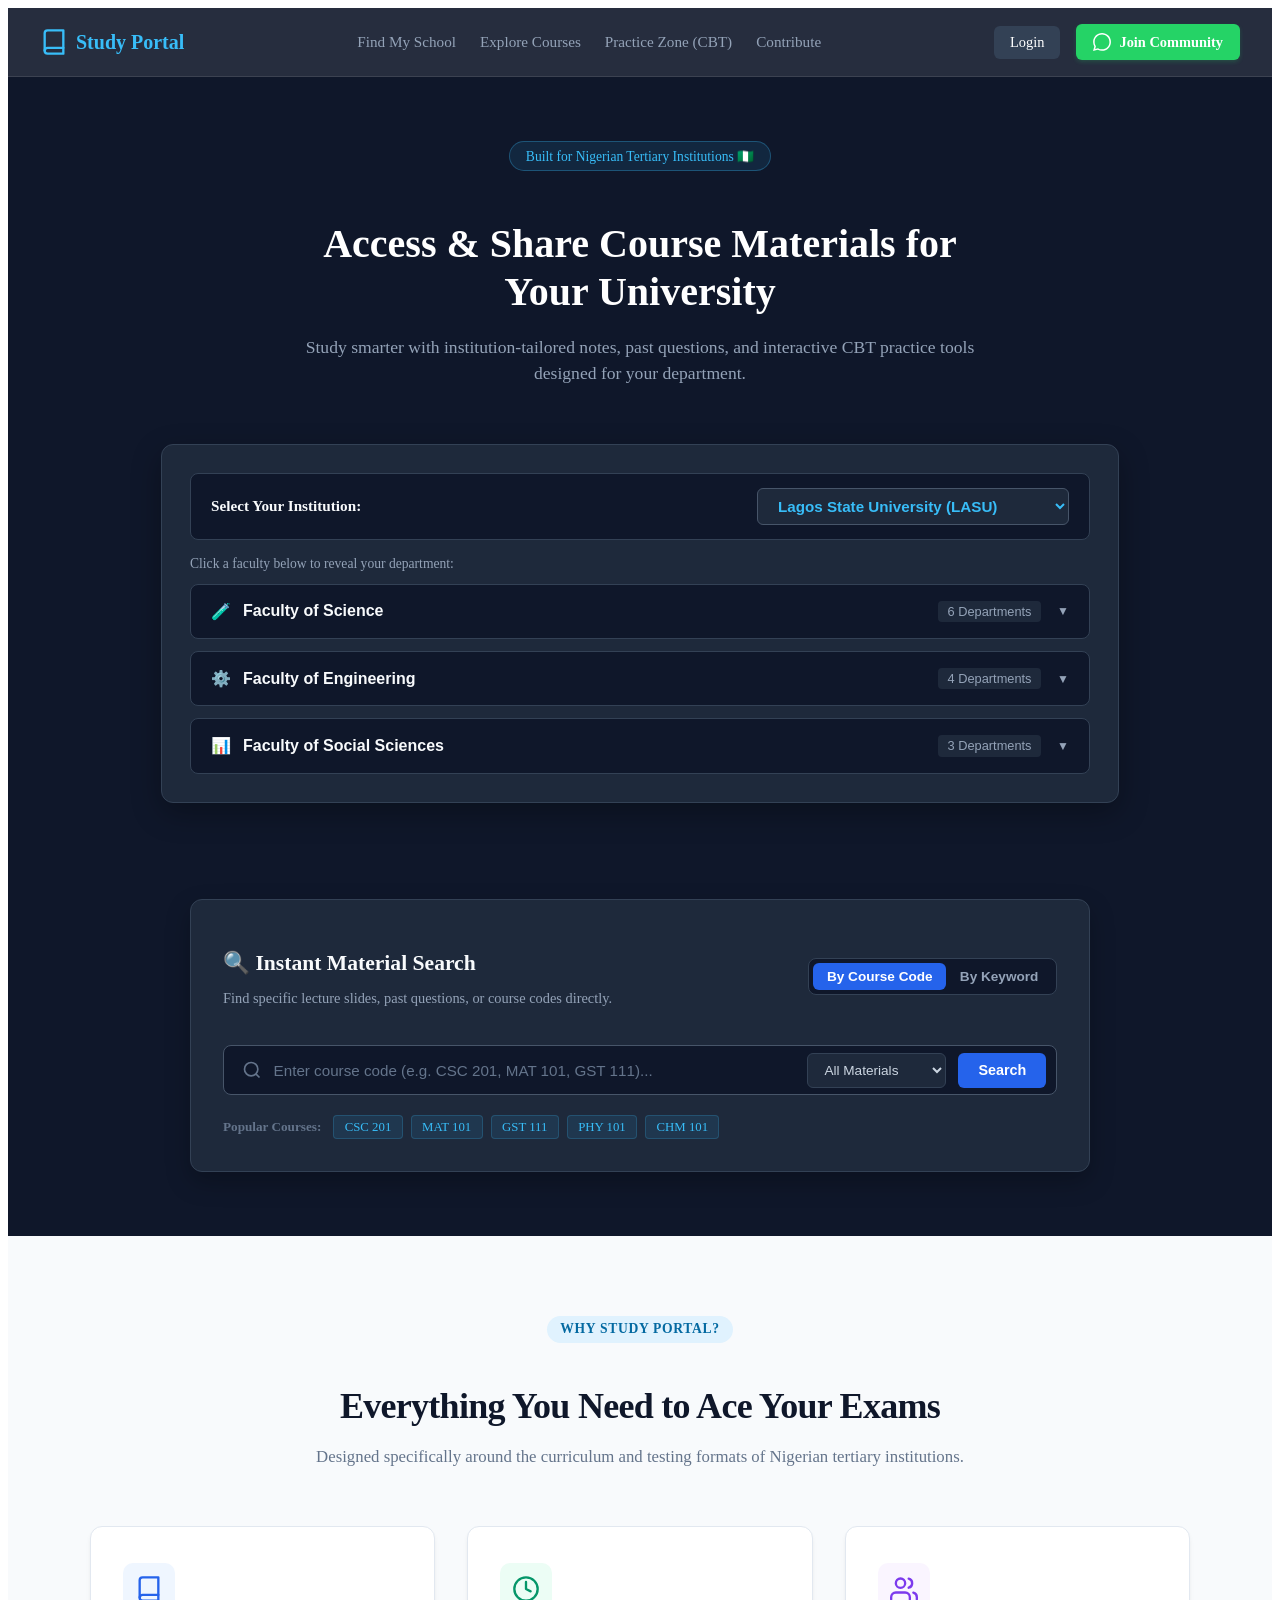
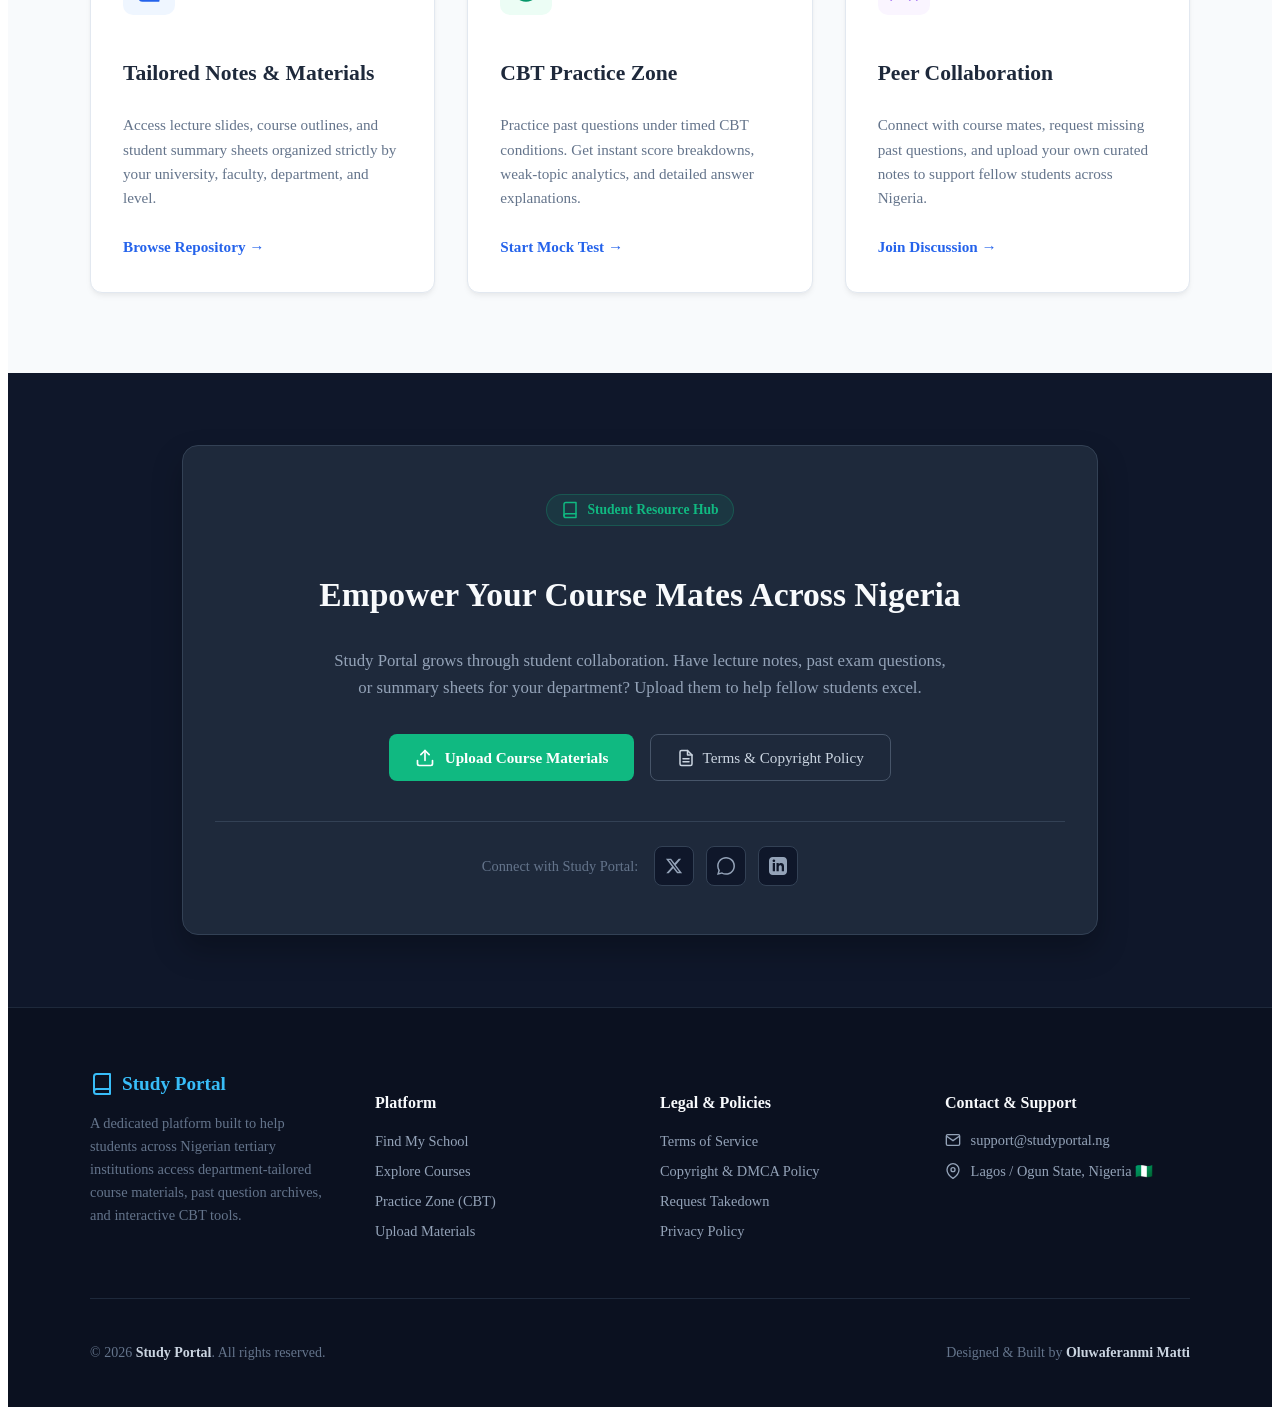
<file: index.html>
<!DOCTYPE html>
<html>
    <head>
        <meta charset="UTF-8">
        <meta name="viewport" content="width=device-width initial-scale=1.0">
        <title>STUDY PORTAL</title>
        <link rel="stylesheet" href="styles.css">
    </head>
    <body>
        <header class="navbar-header">
            <div class="navbar-container">
                <a href="" class="brand-logo">
                    <svg class="logo-icon" width="28" height="28" viewBox="0 0 24 24" fill="none" stroke="currentColor" stroke-width="2" stroke-linecap="round" stroke-linejoin="round">
        <path d="M4 19.5A2.5 2.5 0 0 1 6.5 17H20"></path>
        <path d="M6.5 2H20v20H6.5A2.5 2.5 0 0 1 4 19.5v-15A2.5 2.5 0 0 1 6.5 2z"></path>
      </svg>
                    <span class="brand-name">Study Portal</span>
                </a>
                <nav class="nav-links">
                    <a href="" class="nav-item">Find My School</a>
                    <a href="" class="nav-item">Explore Courses</a>
                    <a href="" class="nav-item">Practice Zone (CBT)</a>
                    <a href="contribute.html" class="nav-item">Contribute</a>
                </nav>
                <div class="nav-actions">
  <a href="login.html" class="btn btn-secondary">Login</a>
  
  <!-- WhatsApp Community Action Button -->
  <a href="https://wa.me/yournumber" target="_blank" rel="noopener noreferrer" class="btn btn-whatsapp-nav">
    <svg width="18" height="18" viewBox="0 0 24 24" fill="currentColor">
      <path d="M.057 24l1.687-6.163c-1.041-1.804-1.588-3.849-1.587-5.946.003-6.556 5.338-11.891 11.893-11.891 3.181.001 6.167 1.24 8.413 3.488 2.245 2.248 3.481 5.236 3.48 8.414-.003 6.557-5.338 11.892-11.893 11.892-1.99-.001-3.951-.5-5.688-1.448l-6.305 1.654zm6.597-3.807c1.676.995 3.276 1.591 5.392 1.592 5.448 0 9.886-4.434 9.889-9.885.002-5.462-4.415-9.89-9.881-9.892-5.452 0-9.887 4.434-9.889 9.884-.001 2.225.651 3.891 1.746 5.634l-.999 3.648 3.742-.981z"/>
    </svg>
    <span>Join Community</span>
  </a>
</div>
            </div>
        </header>
        <section class="hero-section">
  <div class="hero-container">
    
    <!-- 1. Text Content -->
    <div class="hero-text">
      <span class="hero-badge">Built for Nigerian Tertiary Institutions 🇳🇬</span>
      <h1 class="hero-title">
        Access & Share Course Materials for Your University
      </h1>
      <p class="hero-subtitle">
        Study smarter with institution-tailored notes, past questions, and interactive CBT practice tools designed for your department.
      </p>
    </div>

    <!-- 2. Hero Interactive Directory Card -->
    <div class="hero-search-card">
      
      <!-- Institution Selector Header -->
      <div class="institution-header">
        <label for="institution-select" class="inst-label">Select Your Institution:</label>
        <select id="institution-select" class="inst-dropdown">
          <option value="lasu" selected>Lagos State University (LASU)</option>
          <option value="unilag">University of Lagos (UNILAG)</option>
          <option value="oau">Obafemi Awolowo University (OAU)</option>
          <option value="ui">University of Ibadan (UI)</option>
          <option value="abu">Ahmadu Bello University (ABU)</option>
        </select>
      </div>

      <div class="directory-instruction">
        <span>Click a faculty below to reveal your department:</span>
      </div>

      <!-- Accordion List Inside Hero -->
      <div class="hero-accordion-list">

        <!-- Faculty Item 1 -->
        <div class="hero-accordion-item">
          <button class="hero-accordion-header" onclick="toggleHeroAccordion(this)">
            <div class="faculty-info">
              <span class="faculty-icon">🧪</span>
              <span class="faculty-name">Faculty of Science</span>
            </div>
            <div class="header-meta">
              <span class="dept-count">6 Departments</span>
              <span class="chevron">▼</span>
            </div>
          </button>
          <div class="hero-accordion-content">
            <div class="dept-grid">
              <a href="/browse/lasu/science/computer-science" class="dept-link">Computer Science</a>
              <a href="/browse/lasu/science/biochemistry" class="dept-link">Biochemistry</a>
              <a href="/browse/lasu/science/microbiology" class="dept-link">Microbiology</a>
              <a href="/browse/lasu/science/mathematics" class="dept-link">Mathematics</a>
              <a href="/browse/lasu/science/physics" class="dept-link">Physics</a>
              <a href="/browse/lasu/science/chemistry" class="dept-link">Chemistry</a>
            </div>
          </div>
        </div>

        <!-- Faculty Item 2 -->
        <div class="hero-accordion-item">
          <button class="hero-accordion-header" onclick="toggleHeroAccordion(this)">
            <div class="faculty-info">
              <span class="faculty-icon">⚙️</span>
              <span class="faculty-name">Faculty of Engineering</span>
            </div>
            <div class="header-meta">
              <span class="dept-count">4 Departments</span>
              <span class="chevron">▼</span>
            </div>
          </button>
          <div class="hero-accordion-content">
            <div class="dept-grid">
              <a href="/browse/lasu/engineering/electrical" class="dept-link">Electrical & Electronics Eng.</a>
              <a href="/browse/lasu/engineering/mechanical" class="dept-link">Mechanical Engineering</a>
              <a href="/browse/lasu/engineering/civil" class="dept-link">Civil Engineering</a>
              <a href="/browse/lasu/engineering/chemical" class="dept-link">Chemical Engineering</a>
            </div>
          </div>
        </div>

        <!-- Faculty Item 3 -->
        <div class="hero-accordion-item">
          <button class="hero-accordion-header" onclick="toggleHeroAccordion(this)">
            <div class="faculty-info">
              <span class="faculty-icon">📊</span>
              <span class="faculty-name">Faculty of Social Sciences</span>
            </div>
            <div class="header-meta">
              <span class="dept-count">3 Departments</span>
              <span class="chevron">▼</span>
            </div>
          </button>
          <div class="hero-accordion-content">
            <div class="dept-grid">
              <a href="/browse/lasu/social/economics" class="dept-link">Economics</a>
              <a href="/browse/lasu/social/political-science" class="dept-link">Political Science</a>
              <a href="/browse/lasu/social/sociology" class="dept-link">Sociology</a>
            </div>
          </div>
        </div>

      </div>
    </div>
  </div>
</section>
<section class="quick-search-section">
  <div class="quick-search-container">
    
    <div class="search-card">
      <div class="search-card-header">
        <div class="header-text">
          <h2>🔍 Instant Material Search</h2>
          <p>Find specific lecture slides, past questions, or course codes directly.</p>
        </div>
        <div class="search-tabs">
          <button class="tab-btn active" onclick="switchSearchTab(this, 'course')">By Course Code</button>
          <button class="tab-btn" onclick="switchSearchTab(this, 'keyword')">By Keyword</button>
        </div>
      </div>

      <!-- Search Form -->
      <form class="quick-search-form" onsubmit="handleQuickSearch(event)">
        <div class="search-bar-wrapper">
          
          <!-- Search Icon -->
          <svg class="search-icon" width="20" height="20" viewBox="0 0 24 24" fill="none" stroke="currentColor" stroke-width="2">
            <circle cx="11" cy="11" r="8"></circle>
            <line x1="21" y1="21" x2="16.65" y2="16.65"></line>
          </svg>

          <!-- Input Field -->
          <input 
            type="text" 
            id="search-input" 
            class="search-input" 
            placeholder="Enter course code (e.g. CSC 201, MAT 101, GST 111)..." 
            required 
          />

          <!-- Quick Filter Dropdown -->
          <select id="resource-type" class="filter-select">
            <option value="all">All Materials</option>
            <option value="past-questions">Past Questions</option>
            <option value="lecture-notes">Lecture Notes</option>
            <option value="cbt-quiz">CBT Quizzes</option>
          </select>

          <!-- Submit Button -->
          <button type="submit" class="btn btn-search-submit">
            <span>Search</span>
          </button>
        </div>
      </form>

      <!-- Popular / Trending Tags -->
      <div class="trending-searches">
        <span class="trending-label">Popular Courses:</span>
        <div class="tag-group">
          <a href="/search?q=CSC201" class="search-tag">CSC 201</a>
          <a href="/search?q=MAT101" class="search-tag">MAT 101</a>
          <a href="/search?q=GST111" class="search-tag">GST 111</a>
          <a href="/search?q=PHY101" class="search-tag">PHY 101</a>
          <a href="/search?q=CHM101" class="search-tag">CHM 101</a>
        </div>
      </div>

    </div>

  </div>
</section>
<section class="value-prop-section">
  <div class="value-prop-container">
    
    <div class="section-header">
      <span class="section-badge">Why Study Portal?</span>
      <h2 class="section-title">Everything You Need to Ace Your Exams</h2>
      <p class="section-subtitle">Designed specifically around the curriculum and testing formats of Nigerian tertiary institutions.</p>
    </div>

    <!-- 3-Column Feature Cards Grid -->
    <div class="feature-grid">

      <!-- Card 1: Tailored Notes -->
      <div class="feature-card">
        <div class="card-icon-wrapper icon-blue">
          <svg width="28" height="28" viewBox="0 0 24 24" fill="none" stroke="currentColor" stroke-width="2" stroke-linecap="round" stroke-linejoin="round">
            <path d="M4 19.5A2.5 2.5 0 0 1 6.5 17H20"></path>
            <path d="M6.5 2H20v20H6.5A2.5 2.5 0 0 1 4 19.5v-15A2.5 2.5 0 0 1 6.5 2z"></path>
          </svg>
        </div>
        <h3 class="card-title">Tailored Notes & Materials</h3>
        <p class="card-description">
          Access lecture slides, course outlines, and student summary sheets organized strictly by your university, faculty, department, and level.
        </p>
        <a href="#explore" class="card-link">Browse Repository &rarr;</a>
      </div>

      <!-- Card 2: CBT Practice Zone -->
      <div class="feature-card">
        <div class="card-icon-wrapper icon-green">
          <svg width="28" height="28" viewBox="0 0 24 24" fill="none" stroke="currentColor" stroke-width="2" stroke-linecap="round" stroke-linejoin="round">
            <circle cx="12" cy="12" r="10"></circle>
            <polyline points="12 6 12 12 16 14"></polyline>
          </svg>
        </div>
        <h3 class="card-title">CBT Practice Zone</h3>
        <p class="card-description">
          Practice past questions under timed CBT conditions. Get instant score breakdowns, weak-topic analytics, and detailed answer explanations.
        </p>
        <a href="#practice" class="card-link">Start Mock Test &rarr;</a>
      </div>

      <!-- Card 3: Peer Collaboration -->
      <div class="feature-card">
        <div class="card-icon-wrapper icon-purple">
          <svg width="28" height="28" viewBox="0 0 24 24" fill="none" stroke="currentColor" stroke-width="2" stroke-linecap="round" stroke-linejoin="round">
            <path d="M17 21v-2a4 4 0 0 0-4-4H5a4 4 0 0 0-4 4v2"></path>
            <circle cx="9" cy="7" r="4"></circle>
            <path d="M23 21v-2a4 4 0 0 0-3-3.87"></path>
            <path d="M16 3.13a4 4 0 0 1 0 7.75"></path>
          </svg>
        </div>
        <h3 class="card-title">Peer Collaboration</h3>
        <p class="card-description">
          Connect with course mates, request missing past questions, and upload your own curated notes to support fellow students across Nigeria.
        </p>
        <a href="#community" class="card-link">Join Discussion &rarr;</a>
      </div>

    </div>

  </div>
</section>
<section id="contribute" class="community-banner-section">
  <div class="community-banner-container">
    
    <div class="banner-content">
      <div class="banner-badge">
        <svg width="18" height="18" viewBox="0 0 24 24" fill="none" stroke="currentColor" stroke-width="2" stroke-linecap="round" stroke-linejoin="round">
          <path d="M4 19.5A2.5 2.5 0 0 1 6.5 17H20"></path>
          <path d="M6.5 2H20v20H6.5A2.5 2.5 0 0 1 4 19.5v-15A2.5 2.5 0 0 1 6.5 2z"></path>
        </svg>
        <span>Student Resource Hub</span>
      </div>

      <h2 class="banner-title">Empower Your Course Mates Across Nigeria</h2>
      
      <p class="banner-description">
        Study Portal grows through student collaboration. Have lecture notes, past exam questions, or summary sheets for your department? Upload them to help fellow students excel.
      </p>

      <div class="banner-cta-group">
        <!-- Direct CTA for uploading study materials -->
        <a href="contribute.html" class="btn btn-upload-primary">
          <svg width="20" height="20" viewBox="0 0 24 24" fill="none" stroke="currentColor" stroke-width="2" stroke-linecap="round" stroke-linejoin="round">
            <path d="M21 15v4a2 2 0 0 1-2 2H5a2 2 0 0 1-2-2v-4"></path>
            <polyline points="17 8 12 3 7 8"></polyline>
            <line x1="12" y1="3" x2="12" y2="15"></line>
          </svg>
          <span>Upload Course Materials</span>
        </a>

        <!-- Redirect to Legal Terms & DMCA Policy -->
        <a href="/terms" class="btn btn-terms-outline">
          <svg width="18" height="18" viewBox="0 0 24 24" fill="none" stroke="currentColor" stroke-width="2" stroke-linecap="round" stroke-linejoin="round">
            <path d="M14 2H6a2 2 0 0 0-2 2v16a2 2 0 0 0 2 2h12a2 2 0 0 0 2-2V8z"></path>
            <polyline points="14 2 14 8 20 8"></polyline>
            <line x1="16" y1="13" x2="8" y2="13"></line>
            <line x1="16" y1="17" x2="8" y2="17"></line>
          </svg>
          <span>Terms & Copyright Policy</span>
        </a>
      </div>

      <!-- Social Media Handles for Community Outreach -->
      <div class="social-links-wrapper">
        <span class="social-label">Connect with Study Portal:</span>
        <div class="social-icons">
          <!-- X / Twitter -->
          <a href="https://x.com/yourhandle" target="_blank" aria-label="X (Twitter)" class="social-btn">
            <svg width="18" height="18" viewBox="0 0 24 24" fill="currentColor">
              <path d="M18.244 2.25h3.308l-7.227 8.26 8.502 11.24H16.17l-5.214-6.817L4.99 21.75H1.68l7.73-8.835L1.254 2.25H8.08l4.713 6.231zm-1.161 17.52h1.833L7.084 4.126H5.117z"/>
            </svg>
          </a>
          <!-- WhatsApp Channel / Group -->
          <a href="https://wa.me/yournumber" target="_blank" aria-label="WhatsApp" class="social-btn">
            <svg width="18" height="18" viewBox="0 0 24 24" fill="currentColor">
              <path d="M.057 24l1.687-6.163c-1.041-1.804-1.588-3.849-1.587-5.946.003-6.556 5.338-11.891 11.893-11.891 3.181.001 6.167 1.24 8.413 3.488 2.245 2.248 3.481 5.236 3.48 8.414-.003 6.557-5.338 11.892-11.893 11.892-1.99-.001-3.951-.5-5.688-1.448l-6.305 1.654zm6.597-3.807c1.676.995 3.276 1.591 5.392 1.592 5.448 0 9.886-4.434 9.889-9.885.002-5.462-4.415-9.89-9.881-9.892-5.452 0-9.887 4.434-9.889 9.884-.001 2.225.651 3.891 1.746 5.634l-.999 3.648 3.742-.981z"/>
            </svg>
          </a>
          <!-- LinkedIn -->
          <a href="https://linkedin.com/in/yourprofile" target="_blank" aria-label="LinkedIn" class="social-btn">
            <svg width="18" height="18" viewBox="0 0 24 24" fill="currentColor">
              <path d="M19 0h-14c-2.761 0-5 2.239-5 5v14c0 2.761 2.239 5 5 5h14c2.762 0 5-2.239 5-5v-14c0-2.761-2.238-5-5-5zm-11 19h-3v-11h3v11zm-1.5-12.268c-.966 0-1.75-.79-1.75-1.764s.784-1.764 1.75-1.764 1.75.79 1.75 1.764-.783 1.764-1.75 1.764zm13.5 12.268h-3v-5.604c0-3.368-4-3.113-4 0v5.604h-3v-11h3v1.765c1.396-2.586 7-2.777 7 2.476v6.759z"/>
            </svg>
          </a>
        </div>
      </div>

    </div>

  </div>
</section>
<footer class="site-footer">
  <div class="footer-container">
    
    <!-- Top Grid: 4 Column Layout -->
    <div class="footer-grid">
      
      <!-- Column 1: About Study Portal -->
      <div class="footer-col about-col">
        <a href="/" class="footer-logo">
          <svg width="24" height="24" viewBox="0 0 24 24" fill="none" stroke="currentColor" stroke-width="2" stroke-linecap="round" stroke-linejoin="round">
            <path d="M4 19.5A2.5 2.5 0 0 1 6.5 17H20"></path>
            <path d="M6.5 2H20v20H6.5A2.5 2.5 0 0 1 4 19.5v-15A2.5 2.5 0 0 1 6.5 2z"></path>
          </svg>
          <span>Study Portal</span>
        </a>
        <p class="footer-about-text">
          A dedicated platform built to help students across Nigerian tertiary institutions access department-tailored course materials, past question archives, and interactive CBT tools.
        </p>
      </div>

      <!-- Column 2: Platform Links -->
      <div class="footer-col">
        <h4 class="footer-heading">Platform</h4>
        <ul class="footer-links">
          <li><a href="#quick-search">Find My School</a></li>
          <li><a href="#explore">Explore Courses</a></li>
          <li><a href="#practice">Practice Zone (CBT)</a></li>
          <li><a href="contribute.html">Upload Materials</a></li>
        </ul>
      </div>

      <!-- Column 3: Legal & Support -->
      <div class="footer-col">
        <h4 class="footer-heading">Legal & Policies</h4>
        <ul class="footer-links">
          <li><a href="/terms">Terms of Service</a></li>
          <li><a href="/copyright">Copyright & DMCA Policy</a></li>
          <li><a href="/copyright#takedown">Request Takedown</a></li>
          <li><a href="/privacy">Privacy Policy</a></li>
        </ul>
      </div>

      <!-- Column 4: Contact Info -->
      <div class="footer-col contact-col">
        <h4 class="footer-heading">Contact & Support</h4>
        <p class="contact-item">
          <svg width="16" height="16" viewBox="0 0 24 24" fill="none" stroke="currentColor" stroke-width="2">
            <path d="M4 4h16c1.1 0 2 .9 2 2v12c0 1.1-.9 2-2 2H4c-1.1 0-2-.9-2-2V6c0-1.1.9-2 2-2z"></path>
            <polyline points="22,6 12,13 2,6"></polyline>
          </svg>
          <a href="mailto:support@studyportal.ng">support@studyportal.ng</a>
        </p>
        <p class="contact-item">
          <svg width="16" height="16" viewBox="0 0 24 24" fill="none" stroke="currentColor" stroke-width="2">
            <path d="M21 10c0 7-9 13-9 13s-9-6-9-13a9 9 0 0 1 18 0z"></path>
            <circle cx="12" cy="10" r="3"></circle>
          </svg>
          <span>Lagos / Ogun State, Nigeria 🇳🇬</span>
        </p>
      </div>

    </div>

    <!-- Bottom Bar: Copyright & Attribution -->
    <div class="footer-bottom">
      <p class="copyright-text">
        &copy; 2026 <strong>Study Portal</strong>. All rights reserved.
      </p>
      <p class="developer-credit">
        Designed & Built by <strong>Oluwaferanmi Matti</strong>
      </p>
    </div>

  </div>
</footer>
<script src="script.js"></script>
    </body>
</html>
</file>
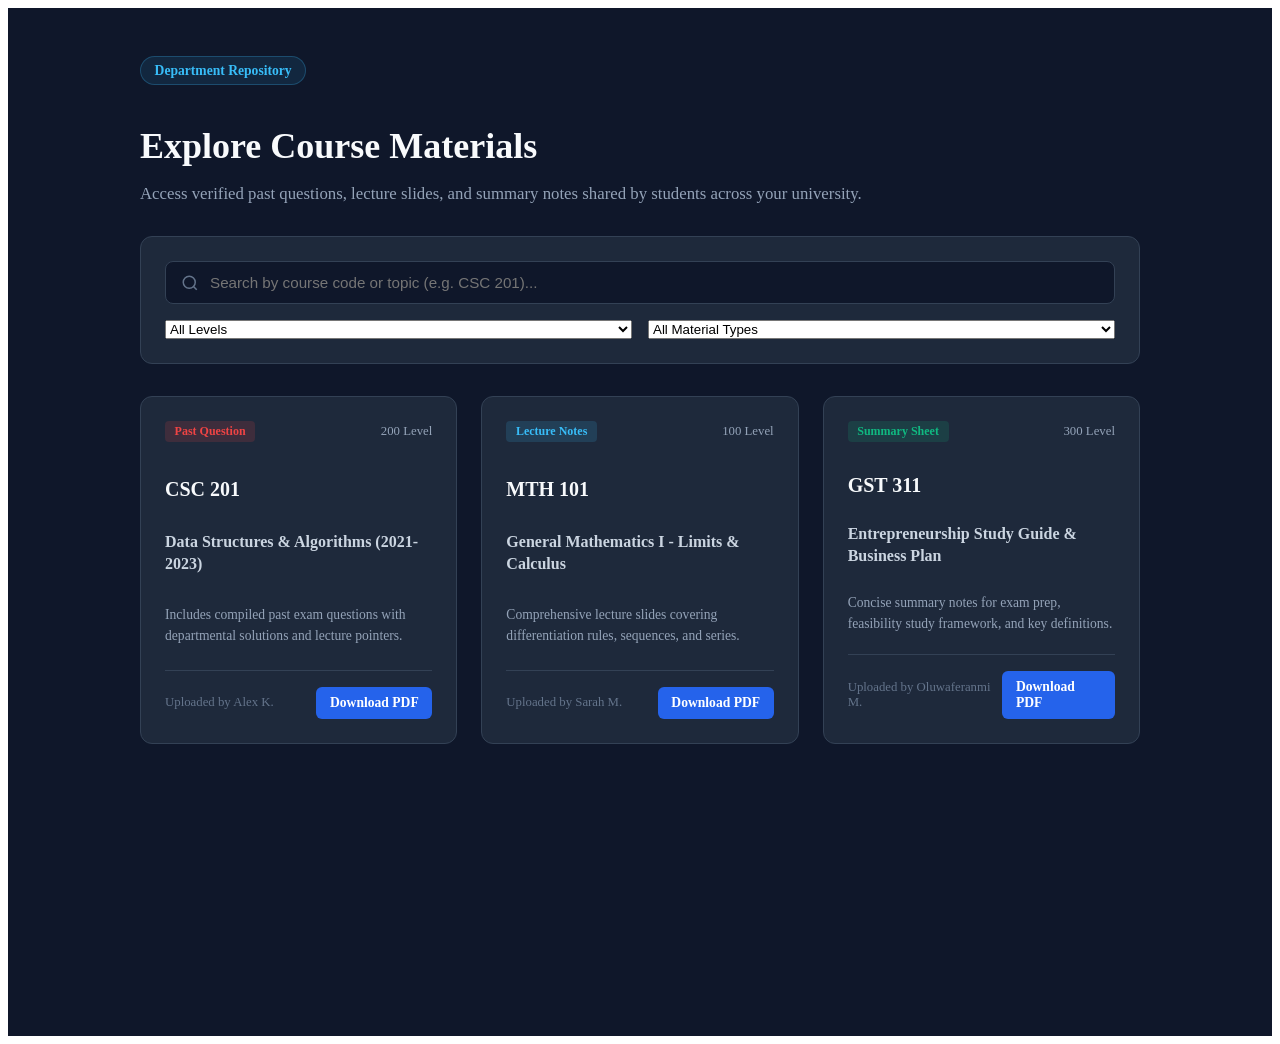
<file: browse.html>
<!DOCTYPE html>
<html>
    <head>
        <meta charset="UTF-8">
        <meta name="viewport" content="width=device-width initial-scale=1.0">
        <title>STUDY PORTAL</title>
        <link rel="stylesheet" href="browse.css">
    </head>
    <body>
        <main class="browse-page">
  <div class="browse-container">
    
    <!-- Page Header -->
    <div class="browse-header">
      <span class="browse-badge">Department Repository</span>
      <h1 class="browse-title">Explore Course Materials</h1>
      <p class="browse-subtitle">
        Access verified past questions, lecture slides, and summary notes shared by students across your university.
      </p>
    </div>

    <!-- Filter & Search Bar -->
    <div class="filter-card">
      <div class="search-box">
        <svg width="18" height="18" viewBox="0 0 24 24" fill="none" stroke="currentColor" stroke-width="2"><circle cx="11" cy="11" r="8"></circle><line x1="21" y1="21" x2="16.65" y2="16.65"></line></svg>
        <input type="text" id="search-input" placeholder="Search by course code or topic (e.g. CSC 201)..." onkeyup="filterMaterials()" />
      </div>

      <div class="filter-row">
        <select id="filter-level" class="form-select" onchange="filterMaterials()">
          <option value="">All Levels</option>
          <option value="100">100 Level</option>
          <option value="200">200 Level</option>
          <option value="300">300 Level</option>
          <option value="400">400 Level</option>
        </select>

        <select id="filter-type" class="form-select" onchange="filterMaterials()">
          <option value="">All Material Types</option>
          <option value="past-question">Past Questions</option>
          <option value="lecture-notes">Lecture Notes</option>
          <option value="summary">Summary Sheets</option>
        </select>
      </div>
    </div>

    <!-- Repository Cards Grid -->
    <div class="material-grid" id="material-grid">
      
      <!-- Material Card 1 -->
      <div class="material-card" data-level="200" data-type="past-question" data-search="csc 201 data structures">
        <div class="material-meta">
          <span class="badge-type badge-pq">Past Question</span>
          <span class="material-level">200 Level</span>
        </div>
        <h3 class="material-course">CSC 201</h3>
        <h4 class="material-heading">Data Structures & Algorithms (2021-2023)</h4>
        <p class="material-desc">Includes compiled past exam questions with departmental solutions and lecture pointers.</p>
        <div class="material-footer">
          <span class="material-author">Uploaded by Alex K.</span>
          <a href="#" class="btn-download" onclick="downloadMaterial('CSC 201 - Data Structures')">Download PDF</a>
        </div>
      </div>

      <!-- Material Card 2 -->
      <div class="material-card" data-level="100" data-type="lecture-notes" data-search="mth 101 calculus">
        <div class="material-meta">
          <span class="badge-type badge-notes">Lecture Notes</span>
          <span class="material-level">100 Level</span>
        </div>
        <h3 class="material-course">MTH 101</h3>
        <h4 class="material-heading">General Mathematics I - Limits & Calculus</h4>
        <p class="material-desc">Comprehensive lecture slides covering differentiation rules, sequences, and series.</p>
        <div class="material-footer">
          <span class="material-author">Uploaded by Sarah M.</span>
          <a href="#" class="btn-download" onclick="downloadMaterial('MTH 101 - Calculus')">Download PDF</a>
        </div>
      </div>

      <!-- Material Card 3 -->
      <div class="material-card" data-level="300" data-type="summary" data-search="gst 311 entrepreneurship">
        <div class="material-meta">
          <span class="badge-type badge-summary">Summary Sheet</span>
          <span class="material-level">300 Level</span>
        </div>
        <h3 class="material-course">GST 311</h3>
        <h4 class="material-heading">Entrepreneurship Study Guide & Business Plan</h4>
        <p class="material-desc">Concise summary notes for exam prep, feasibility study framework, and key definitions.</p>
        <div class="material-footer">
          <span class="material-author">Uploaded by Oluwaferanmi M.</span>
          <a href="#" class="btn-download" onclick="downloadMaterial('GST 311 - Entrepreneurship')">Download PDF</a>
        </div>
      </div>

    </div>

  </div>
</main>
</body>
</html>
</file>
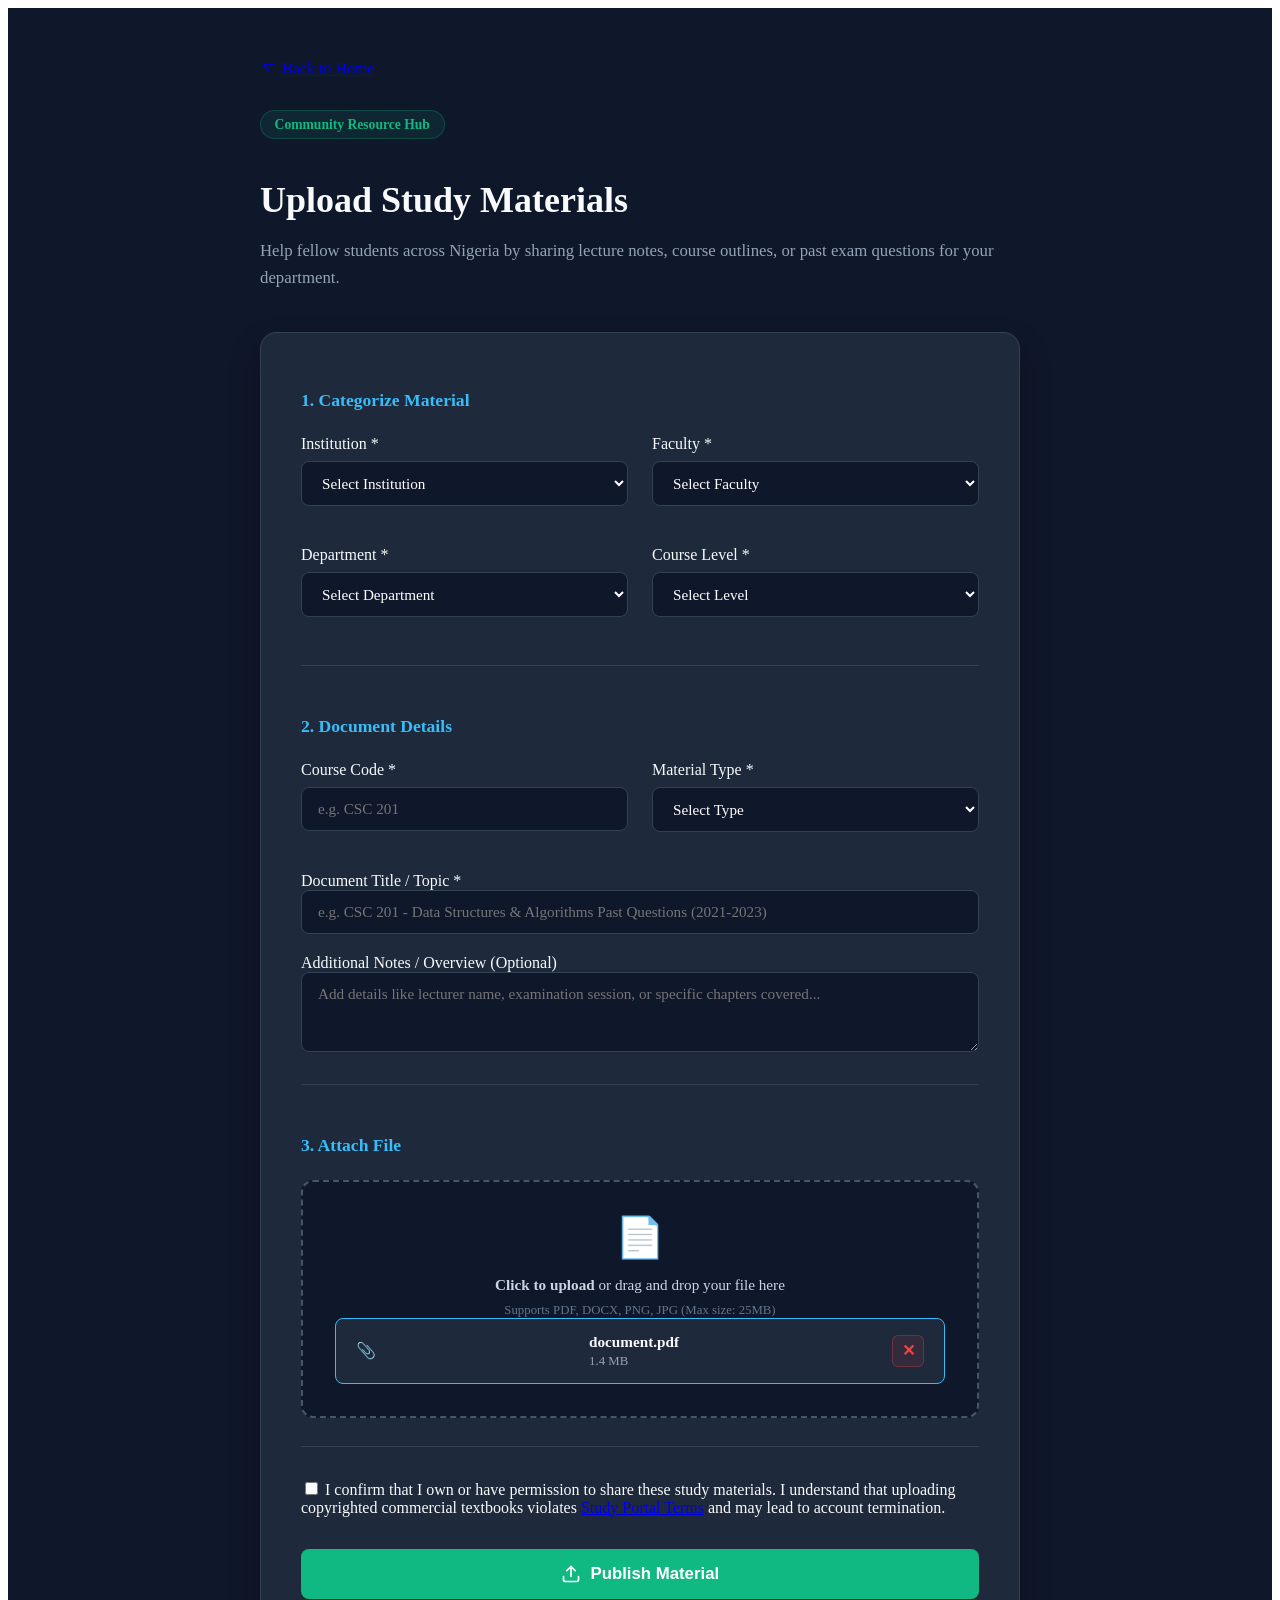
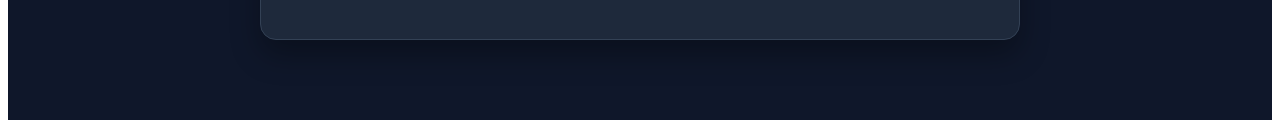
<file: contribute.html>
<!DOCTYPE html>
<html>
    <head>
        <meta charset="UTF-8">
        <meta name="viewport" content="width=device-width initial-scale=1.0">
        <title>STUDY PORTAL</title>
        <link rel="stylesheet" href="contribute.css">
    </head>
    <body>
<main class="contribute-page">
  <div class="contribute-container">
    
    <!-- Top Back Link -->
    <div class="contribute-nav">
      <a href="index.html" class="back-link">
        <svg width="18" height="18" viewBox="0 0 24 24" fill="none" stroke="currentColor" stroke-width="2" stroke-linecap="round" stroke-linejoin="round">
          <line x1="19" y1="12" x2="5" y2="12"></line>
          <polyline points="12 19 5 12 12 19"></polyline>
        </svg>
        <span>Back to Home</span>
      </a>
    </div>

    <!-- Page Header -->
    <div class="contribute-header">
      <span class="contribute-badge">Community Resource Hub</span>
      <h1 class="contribute-title">Upload Study Materials</h1>
      <p class="contribute-subtitle">
        Help fellow students across Nigeria by sharing lecture notes, course outlines, or past exam questions for your department.
      </p>
    </div>

    <!-- Upload Form Card -->
    <div class="contribute-card">
      <form class="contribute-form" onsubmit="handleUploadSubmit(event)">
        
        <!-- Step 1: Academic Tagging -->
        <div class="form-section">
          <h3 class="section-heading">1. Categorize Material</h3>
          
          <div class="form-row">
            <div class="form-group">
              <label for="institution">Institution *</label>
              <select id="institution" name="institution" class="form-select" required>
                <option value="" disabled selected>Select Institution</option>
                <option value="lasu">Lagos State Univ. (LASU)</option>
                <option value="unilag">Univ. of Lagos (UNILAG)</option>
                <option value="oau">Obafemi Awolowo Univ. (OAU)</option>
                <option value="ui">Univ. of Ibadan (UI)</option>
                <option value="abu">Ahmadu Bello Univ. (ABU)</option>
              </select>
            </div>

            <div class="form-group">
              <label for="faculty">Faculty *</label>
              <select id="faculty" name="faculty" class="form-select" required>
                <option value="" disabled selected>Select Faculty</option>
                <option value="science">Faculty of Science</option>
                <option value="engineering">Faculty of Engineering</option>
                <option value="social-science">Faculty of Social Sciences</option>
                <option value="law">Faculty of Law</option>
                <option value="arts">Faculty of Arts</option>
              </select>
            </div>
          </div>

          <div class="form-row">
            <div class="form-group">
              <label for="department">Department *</label>
              <select id="department" name="department" class="form-select" required>
                <option value="" disabled selected>Select Department</option>
                <option value="csc">Computer Science</option>
                <option value="eee">Electrical & Electronics Eng.</option>
                <option value="bch">Biochemistry</option>
                <option value="eco">Economics</option>
                <option value="mcb">Microbiology</option>
              </select>
            </div>

            <div class="form-group">
              <label for="level">Course Level *</label>
              <select id="level" name="level" class="form-select" required>
                <option value="" disabled selected>Select Level</option>
                <option value="100">100 Level</option>
                <option value="200">200 Level</option>
                <option value="300">300 Level</option>
                <option value="400">400 Level</option>
                <option value="500">500 Level</option>
              </select>
            </div>
          </div>
        </div>

        <div class="form-section">
  <h3 class="section-heading">2. Document Details</h3>

  <!-- Parent row holding the two columns -->
  <div class="form-row">
    
    <!-- Column 1: Course Code -->
    <div class="form-group">
      <label for="course-code">Course Code *</label>
      <input type="text" id="course-code" name="courseCode" required placeholder="e.g. CSC 201" />
    </div>

    <!-- Column 2: Material Type -->
    <div class="form-group">
      <label for="material-type">Material Type *</label>
      <select id="material-type" name="materialType" class="form-select" required>
        <option value="" disabled selected>Select Type</option>
        <option value="past-question">Past Exam Questions</option>
        <option value="lecture-notes">Lecture Notes / Slides</option>
        <option value="summary">Student Summary Sheet</option>
        <option value="lab-manual">Lab / Practical Manual</option>
      </select>
    </div>

  </div>

  <!-- Full width fields below -->
  <div class="form-group">
    <label for="document-title">Document Title / Topic *</label>
    <input type="text" id="document-title" name="documentTitle" required placeholder="e.g. CSC 201 - Data Structures & Algorithms Past Questions (2021-2023)" />
  </div>

  <div class="form-group">
    <label for="description">Additional Notes / Overview (Optional)</label>
    <textarea id="description" name="description" rows="3" placeholder="Add details like lecturer name, examination session, or specific chapters covered..."></textarea>
  </div>
</div>

        <!-- Step 3: Attach File -->
<div class="form-section">
  <h3 class="section-heading">3. Attach File</h3>
  
  <div class="file-dropzone" id="dropzone">
    <input type="file" id="file-input" name="file" accept=".pdf,.doc,.docx,.jpg,.png" class="hidden-file-input" />
    
    <!-- Default Prompt State -->
    <div class="dropzone-content" id="dropzone-prompt">
      <div class="upload-icon">📄</div>
      <p class="dropzone-text"><strong>Click to upload</strong> or drag and drop your file here</p>
      <span class="dropzone-hint">Supports PDF, DOCX, PNG, JPG (Max size: 25MB)</span>
    </div>

    <!-- File Selected Preview State -->
    <div class="file-preview hidden" id="file-preview">
      <span class="file-icon">📎</span>
      <div class="file-details">
        <span class="file-name" id="file-name-display">document.pdf</span>
        <span class="file-size" id="file-size-display">1.4 MB</span>
      </div>
      <!-- Separate ID specifically for removal -->
      <button type="button" class="remove-file-btn" id="remove-file-btn">✕</button>
    </div>
  </div>
</div>

        <!-- Step 4: Legal & Safe Harbor Consent -->
        <div class="form-section legal-consent-section">
          <div class="form-checkbox-group">
            <input type="checkbox" id="copyright-consent" name="copyrightConsent" required />
            <label for="copyright-consent">
              I confirm that I own or have permission to share these study materials. I understand that uploading copyrighted commercial textbooks violates <a href="terms.html" target="_blank">Study Portal Terms</a> and may lead to account termination.
            </label>
          </div>
        </div>

        <!-- Submit Button -->
        <button type="submit" id="upload-btn" class="btn btn-upload-submit">
          <svg width="20" height="20" viewBox="0 0 24 24" fill="none" stroke="currentColor" stroke-width="2" stroke-linecap="round" stroke-linejoin="round">
            <path d="M21 15v4a2 2 0 0 1-2 2H5a2 2 0 0 1-2-2v-4"></path>
            <polyline points="17 8 12 3 7 8"></polyline>
            <line x1="12" y1="3" x2="12" y2="15"></line>
          </svg>
          <span>Publish Material</span>
        </button>

      </form>

      <!-- Success Modal Popup (Hidden by default) -->
<div id="success-modal" class="modal-overlay hidden">
  <div class="modal-card">
    <div class="success-icon-large">🎉</div>
    <h2 class="modal-title">Material Uploaded Successfully!</h2>
    <p class="modal-desc">
      Thank you for contributing. Your document has been verified and published to your department's repository.
    </p>
    <div class="modal-actions">
      <button type="button" class="btn btn-secondary-auth" onclick="resetUploadForm()">Upload Another</button>
      <a href="/browse" class="btn btn-submit">View in Repository</a>
    </div>
  </div>
</div>
      </div>

    </div>

  </div>
</main>
<script src="contribute.js"></script>
</body>
</html>
</file>
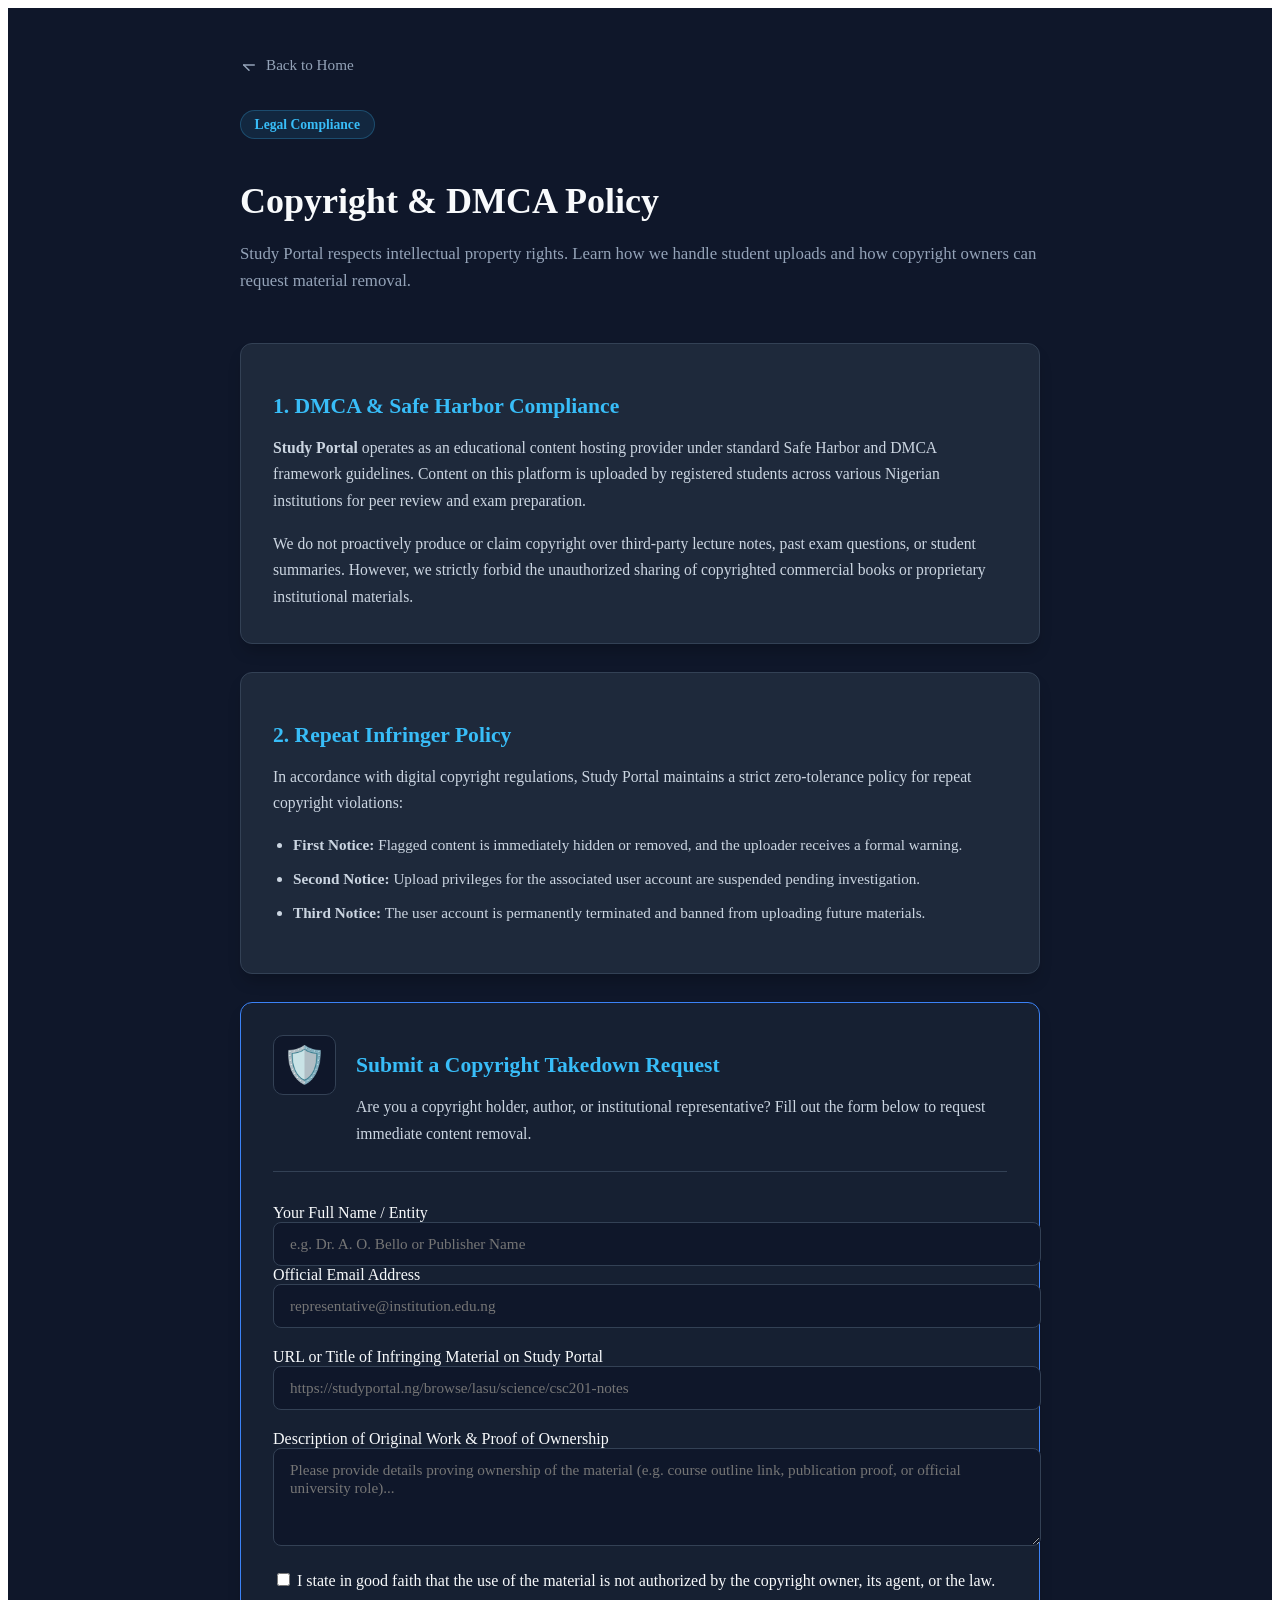
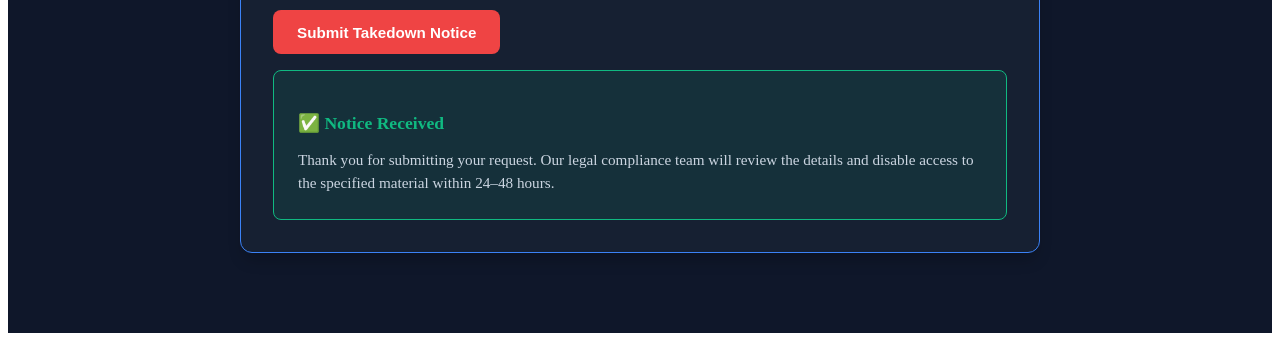
<file: copyright.html>
<!DOCTYPE html>
<html>
    <head>
        <meta charset="UTF-8">
        <meta name="viewport" content="width=device-width initial-scale=1.0">
        <title>STUDY PORTAL</title>
        <link rel="stylesheet" href="legal.css">
    </head>
    <body>
<main class="legal-page">
  <div class="legal-container">
    
    <!-- Navigation Back Link -->
    <div class="legal-nav">
      <a href="login.html" class="back-link">
        <svg width="18" height="18" viewBox="0 0 24 24" fill="none" stroke="currentColor" stroke-width="2" stroke-linecap="round" stroke-linejoin="round">
          <line x1="19" y1="12" x2="5" y2="12"></line>
          <polyline points="12 19 5 12 12 19"></polyline>
        </svg>
        <span>Back to Home</span>
      </a>
    </div>

    <!-- Header -->
    <div class="legal-header">
      <span class="legal-badge">Legal Compliance</span>
      <h1 class="legal-title">Copyright & DMCA Policy</h1>
      <p class="legal-subtitle">
        Study Portal respects intellectual property rights. Learn how we handle student uploads and how copyright owners can request material removal.
      </p>
    </div>

    <div class="legal-content">
      
      <!-- Safe Harbor Overview -->
      <section class="legal-card">
        <h2>1. DMCA & Safe Harbor Compliance</h2>
        <p>
          <strong>Study Portal</strong> operates as an educational content hosting provider under standard Safe Harbor and DMCA framework guidelines. Content on this platform is uploaded by registered students across various Nigerian institutions for peer review and exam preparation.
        </p>
        <p>
          We do not proactively produce or claim copyright over third-party lecture notes, past exam questions, or student summaries. However, we strictly forbid the unauthorized sharing of copyrighted commercial books or proprietary institutional materials.
        </p>
      </section>

      <!-- Repeat Infringer Policy -->
      <section class="legal-card">
        <h2>2. Repeat Infringer Policy</h2>
        <p>
          In accordance with digital copyright regulations, Study Portal maintains a strict zero-tolerance policy for repeat copyright violations:
        </p>
        <ul>
          <li><strong>First Notice:</strong> Flagged content is immediately hidden or removed, and the uploader receives a formal warning.</li>
          <li><strong>Second Notice:</strong> Upload privileges for the associated user account are suspended pending investigation.</li>
          <li><strong>Third Notice:</strong> The user account is permanently terminated and banned from uploading future materials.</li>
        </ul>
      </section>

      <!-- Interactive Takedown Request Form -->
      <section id="takedown" class="legal-card takedown-card">
        <div class="takedown-header">
          <div class="takedown-icon">🛡️</div>
          <div>
            <h2>Submit a Copyright Takedown Request</h2>
            <p class="takedown-desc">Are you a copyright holder, author, or institutional representative? Fill out the form below to request immediate content removal.</p>
          </div>
        </div>

        <form class="takedown-form" onsubmit="handleTakedownSubmit(event)">
          
          <div class="form-row">
            <div class="form-group">
              <label for="complainant-name">Your Full Name / Entity</label>
              <input type="text" id="complainant-name" name="name" required placeholder="e.g. Dr. A. O. Bello or Publisher Name" />
            </div>

            <div class="form-group">
              <label for="complainant-email">Official Email Address</label>
              <input type="email" id="complainant-email" name="email" required placeholder="representative@institution.edu.ng" />
            </div>
          </div>

          <div class="form-group">
            <label for="material-url">URL or Title of Infringing Material on Study Portal</label>
            <input type="text" id="material-url" name="url" required placeholder="https://studyportal.ng/browse/lasu/science/csc201-notes" />
          </div>

          <div class="form-group">
            <label for="proof-details">Description of Original Work & Proof of Ownership</label>
            <textarea id="proof-details" name="details" rows="4" required placeholder="Please provide details proving ownership of the material (e.g. course outline link, publication proof, or official university role)..."></textarea>
          </div>

          <div class="form-checkbox-group">
            <input type="checkbox" id="good-faith" required />
            <label for="good-faith">
              I state in good faith that the use of the material is not authorized by the copyright owner, its agent, or the law.
            </label>
          </div>

          <button type="submit" id="takedown-submit-btn" class="btn btn-takedown">
            Submit Takedown Notice
          </button>
        </form>

        <!-- Success Message Container -->
        <div id="takedown-success" class="hidden success-box">
          <h3>✅ Notice Received</h3>
          <p>Thank you for submitting your request. Our legal compliance team will review the details and disable access to the specified material within 24–48 hours.</p>
        </div>
      </section>

    </div>

  </div>
</main>
</body>
<script src="script.js"></script>
</html>
</file>
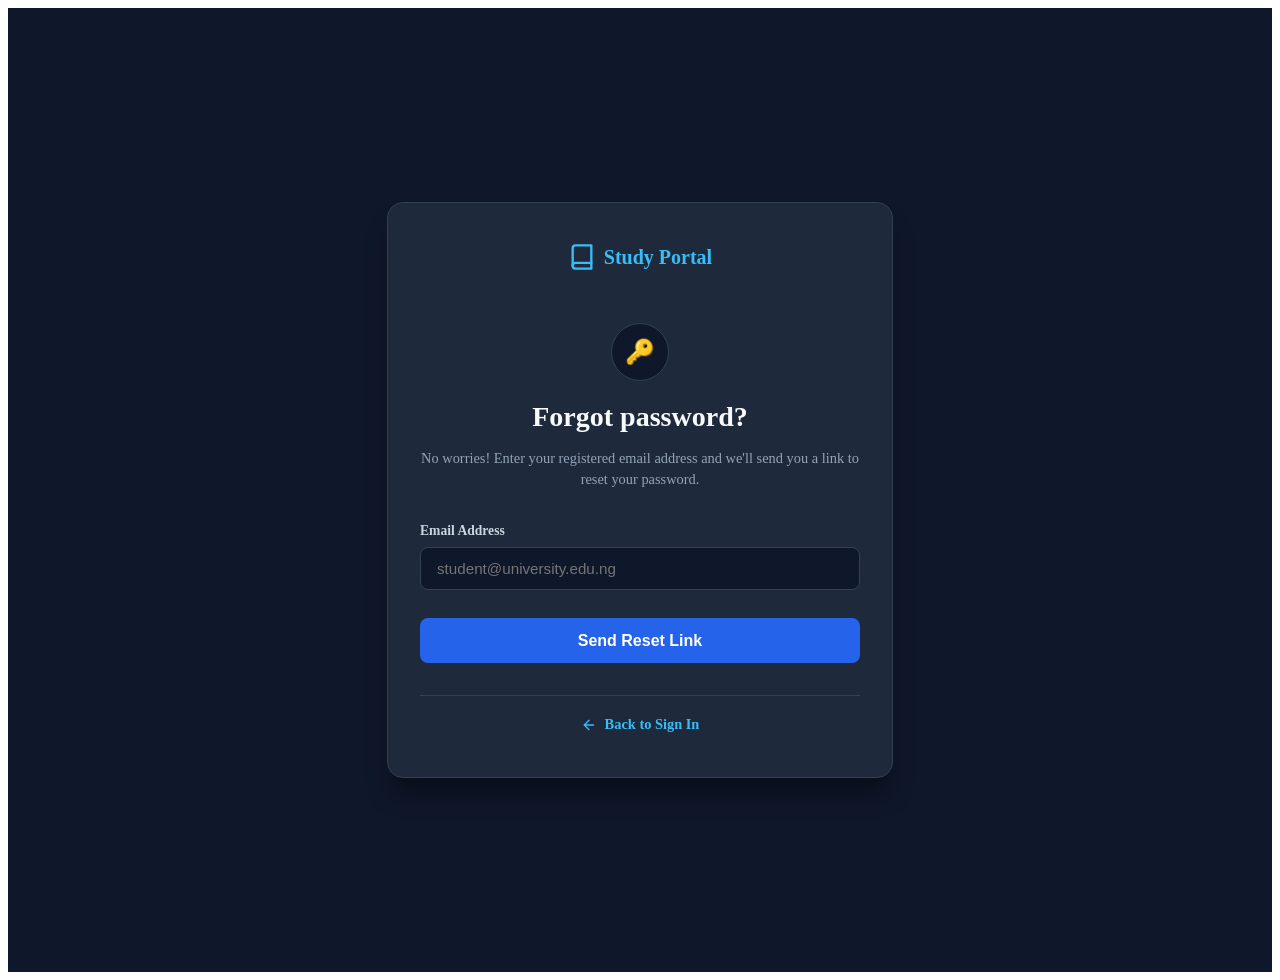
<file: forgot-password.html>
<!DOCTYPE html>
<html>
        <head>
        <meta charset="UTF-8">
        <meta name="viewport" content="width=device-width initial-scale=1.0">
        <title>STUDY PORTAL</title>
        <link rel="stylesheet" href="styles.css">
    </head>
    <body>
        <main class="auth-page">
  <div class="auth-card">
    
    <!-- Header -->
    <div class="auth-header">
      <a href="/" class="auth-logo">
        <svg width="28" height="28" viewBox="0 0 24 24" fill="none" stroke="currentColor" stroke-width="2" stroke-linecap="round" stroke-linejoin="round">
          <path d="M4 19.5A2.5 2.5 0 0 1 6.5 17H20"></path>
          <path d="M6.5 2H20v20H6.5A2.5 2.5 0 0 1 4 19.5v-15A2.5 2.5 0 0 1 6.5 2z"></path>
        </svg>
        <span>Study Portal</span>
      </a>
    </div>

    <!-- STATE 1: Request Password Reset Form -->
    <div id="reset-request-step">
      <div class="auth-header text-center">
        <div class="key-icon-wrapper">
          🔑
        </div>
        <h1 class="auth-title">Forgot password?</h1>
        <p class="auth-subtitle">No worries! Enter your registered email address and we'll send you a link to reset your password.</p>
      </div>

      <form class="auth-form" onsubmit="handlePasswordReset(event)">
        <div class="form-group">
          <label for="reset-email">Email Address</label>
          <div class="input-wrapper">
            <input type="email" id="reset-email" name="email" required placeholder="student@university.edu.ng" autocomplete="email" />
          </div>
        </div>

        <button type="submit" class="btn btn-submit" id="reset-btn">
          <span>Send Reset Link</span>
        </button>
      </form>
    </div>

    <!-- STATE 2: Success / Check Email View (Hidden by default) -->
    <div id="reset-success-step" class="hidden">
      <div class="auth-header text-center">
        <div class="email-icon-wrapper">
          📩
        </div>
        <h1 class="auth-title">Check your email</h1>
        <p class="auth-subtitle">
          We’ve sent a password reset link to <strong id="sent-email-display" class="highlight-email">student@university.edu.ng</strong>.
        </p>
      </div>

      <div class="success-actions">
        <p class="resend-text">Didn't receive the email? Check your spam folder or try again.</p>
        <button type="button" class="btn btn-secondary-auth" onclick="resendResetEmail()">
          Resend Link
        </button>
      </div>
    </div>

    <!-- Back to Login Link -->
    <div class="auth-footer">
      <a href="login.html" class="back-link">
        <svg width="16" height="16" viewBox="0 0 24 24" fill="none" stroke="currentColor" stroke-width="2" stroke-linecap="round" stroke-linejoin="round">
          <line x1="19" y1="12" x2="5" y2="12"></line>
          <polyline points="12 19 5 12 12 5"></polyline>
        </svg>
        <span>Back to Sign In</span>
      </a>
    </div>

  </div>
</main>
<script src="script.js"></script>
    </body>
    </html>
</file>
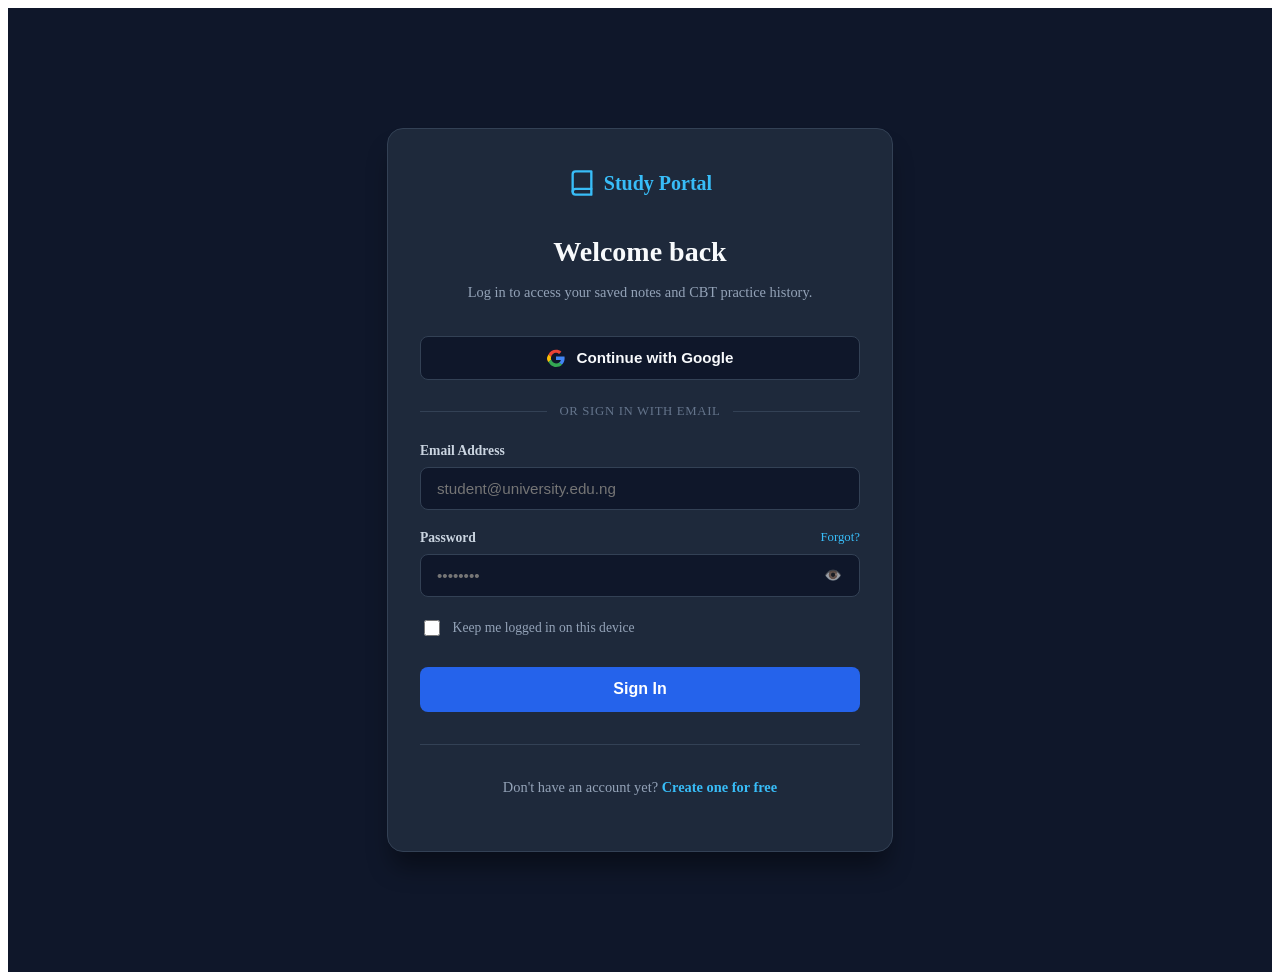
<file: login.html>
<!DOCTYPE html>
<html>
        <head>
        <meta charset="UTF-8">
        <meta name="viewport" content="width=device-width initial-scale=1.0">
        <title>STUDY PORTAL</title>
        <link rel="stylesheet" href="styles.css">
    </head>
    <body>
        <main class="auth-page">
  <div class="auth-card">
    
    <!-- Brand / Logo Header -->
    <div class="auth-header">
      <a href="/" class="auth-logo">
        <svg width="28" height="28" viewBox="0 0 24 24" fill="none" stroke="currentColor" stroke-width="2" stroke-linecap="round" stroke-linejoin="round">
          <path d="M4 19.5A2.5 2.5 0 0 1 6.5 17H20"></path>
          <path d="M6.5 2H20v20H6.5A2.5 2.5 0 0 1 4 19.5v-15A2.5 2.5 0 0 1 6.5 2z"></path>
        </svg>
        <span>Study Portal</span>
      </a>
      <h1 class="auth-title">Welcome back</h1>
      <p class="auth-subtitle">Log in to access your saved notes and CBT practice history.</p>
    </div>

    <!-- Quick Social Login -->
    <div class="social-login">
      <button type="button" class="btn btn-google">
        <svg width="18" height="18" viewBox="0 0 24 24">
          <path fill="#EA4335" d="M12 5c1.6 0 3 .6 4.1 1.6l3.1-3.1C17.3 1.7 14.8 1 12 1 7.5 1 3.7 3.6 1.9 7.3l3.7 2.9C6.5 7.3 9 5 12 5z"/>
          <path fill="#4285F4" d="M23.5 12.3c0-.8-.1-1.6-.2-2.3H12v4.5h6.5c-.3 1.5-1.1 2.8-2.4 3.7l3.7 2.9c2.2-2 3.7-5 3.7-8.8z"/>
          <path fill="#FBBC05" d="M5.6 14.8c-.2-.7-.4-1.5-.4-2.3s.2-1.6.4-2.3L1.9 7.3C.7 9.7 0 10.8 0 12.5s.7 2.8 1.9 5.2l3.7-2.9z"/>
          <path fill="#34A853" d="M12 24c3.2 0 6-1.1 8-3l-3.7-2.9c-1.1.7-2.5 1.2-4.3 1.2-3 0-5.5-2.3-6.4-5.2L1.9 17C3.7 20.7 7.5 24 12 24z"/>
        </svg>
        <span>Continue with Google</span>
      </button>
    </div>

    <div class="auth-divider">
      <span>or sign in with email</span>
    </div>

    <!-- Main Login Form -->
    <form class="auth-form" action="/api/auth/login" method="POST">
      
      <!-- Email Address Field -->
      <div class="form-group">
        <label for="email">Email Address</label>
        <div class="input-wrapper">
          <input type="email" id="email" name="email" required placeholder="student@university.edu.ng" autocomplete="email" />
        </div>
      </div>

      <!-- Password Field -->
      <div class="form-group">
        <div class="label-row">
          <label for="password">Password</label>
          <a href="forgot-password.html" class="forgot-link">Forgot?</a>
        </div>
        <div class="input-wrapper">
          <input type="password" id="password" name="password" required placeholder="••••••••" autocomplete="current-password" />
          <button type="button" class="toggle-password" onclick="togglePasswordVisibility()" aria-label="Toggle password visibility">
            👁️
          </button>
        </div>
      </div>

      <!-- Remember Me Checkbox -->
      <div class="form-checkbox-group">
        <input type="checkbox" id="remember" name="remember" />
        <label for="remember">Keep me logged in on this device</label>
      </div>

      <!-- Submit Button -->
      <button type="submit" class="btn btn-submit">Sign In</button>
    </form>

    <!-- Sign Up Redirect Footer -->
    <div class="auth-footer">
      <p>Don't have an account yet? <a href="register.html">Create one for free</a></p>
    </div>

  </div>
</main>
<script src="script.js"></script>
    </body>
</html>
</file>
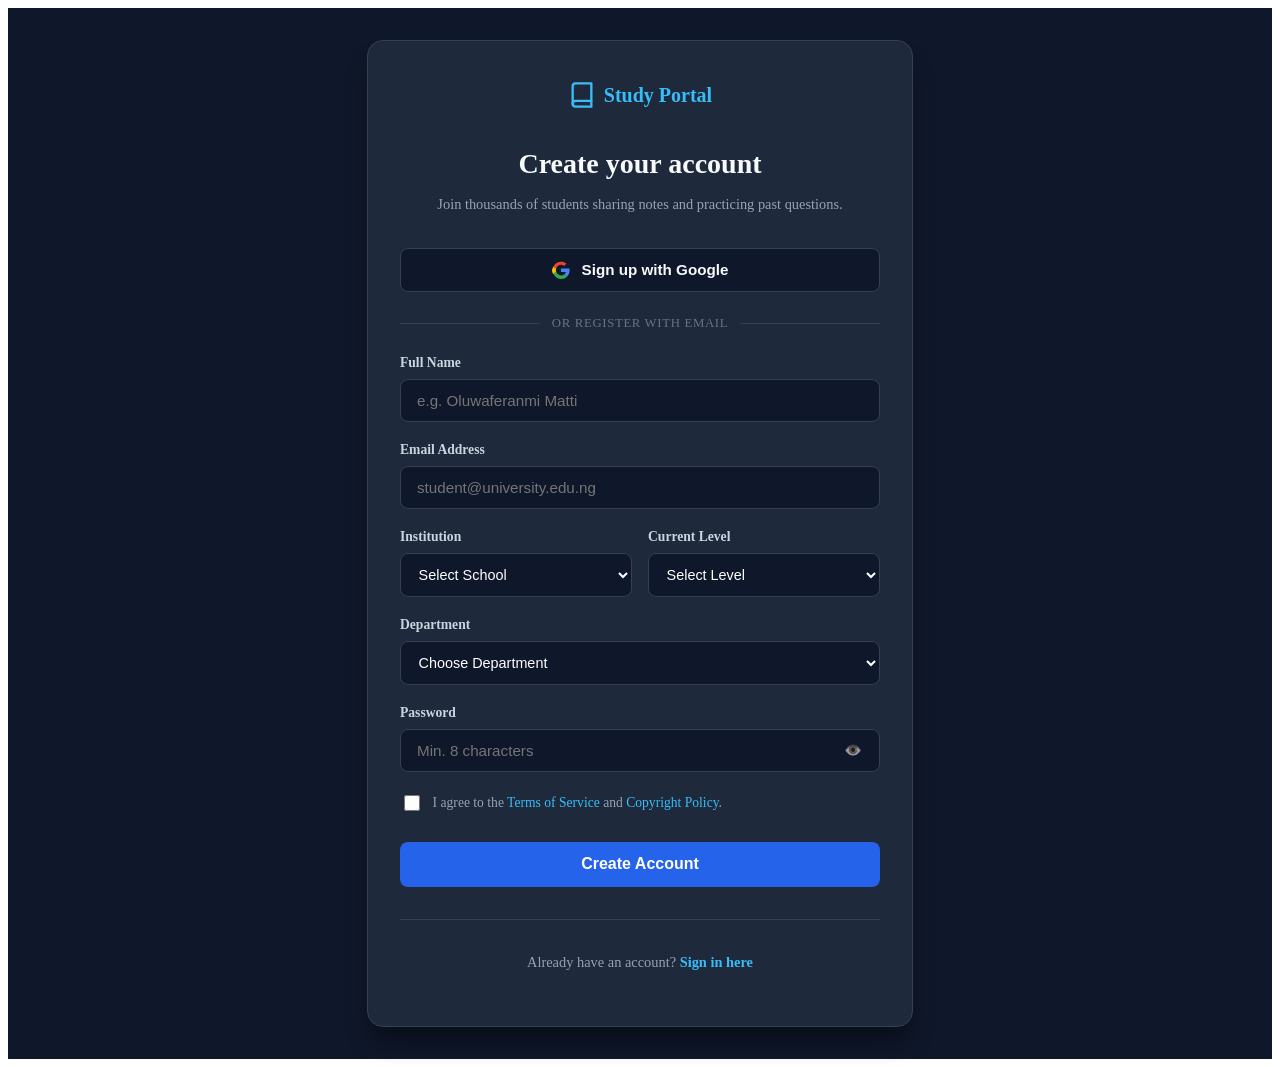
<file: register.html>
<!DOCTYPE html>
<html>
    <head>
        <meta charset="UTF-8">
        <meta name="viewport" content="width=device-width initial-scale=1.0">
        <title>STUDY PORTAL</title>
        <link rel="stylesheet" href="styles.css">
    </head>
    <body>
        <main class="auth-page">
  <div class="auth-card register-card">
    
    <!-- Header -->
    <div class="auth-header">
      <a href="/" class="auth-logo">
        <svg width="28" height="28" viewBox="0 0 24 24" fill="none" stroke="currentColor" stroke-width="2" stroke-linecap="round" stroke-linejoin="round">
          <path d="M4 19.5A2.5 2.5 0 0 1 6.5 17H20"></path>
          <path d="M6.5 2H20v20H6.5A2.5 2.5 0 0 1 4 19.5v-15A2.5 2.5 0 0 1 6.5 2z"></path>
        </svg>
        <span>Study Portal</span>
      </a>
      <h1 class="auth-title">Create your account</h1>
      <p class="auth-subtitle">Join thousands of students sharing notes and practicing past questions.</p>
    </div>

    <!-- Quick Social Signup -->
    <div class="social-login">
      <button type="button" id="google-signup-btn" class="btn btn-google" onclick="handleGoogleSignIn()">
        <svg width="18" height="18" viewBox="0 0 24 24">
          <path fill="#EA4335" d="M12 5c1.6 0 3 .6 4.1 1.6l3.1-3.1C17.3 1.7 14.8 1 12 1 7.5 1 3.7 3.6 1.9 7.3l3.7 2.9C6.5 7.3 9 5 12 5z"/>
          <path fill="#4285F4" d="M23.5 12.3c0-.8-.1-1.6-.2-2.3H12v4.5h6.5c-.3 1.5-1.1 2.8-2.4 3.7l3.7 2.9c2.2-2 3.7-5 3.7-8.8z"/>
          <path fill="#FBBC05" d="M5.6 14.8c-.2-.7-.4-1.5-.4-2.3s.2-1.6.4-2.3L1.9 7.3C.7 9.7 0 10.8 0 12.5s.7 2.8 1.9 5.2l3.7-2.9z"/>
          <path fill="#34A853" d="M12 24c3.2 0 6-1.1 8-3l-3.7-2.9c-1.1.7-2.5 1.2-4.3 1.2-3 0-5.5-2.3-6.4-5.2L1.9 17C3.7 20.7 7.5 24 12 24z"/>
        </svg>
        <span>Sign up with Google</span>
      </button>
    </div>

    <div class="auth-divider">
      <span>or register with email</span>
    </div>

    <!-- Registration Form -->
    <form class="auth-form" action="/api/auth/register" method="POST">
      
      <!-- Full Name -->
      <div class="form-group">
        <label for="fullName">Full Name</label>
        <div class="input-wrapper">
          <input type="text" id="fullName" name="fullName" required placeholder="e.g. Oluwaferanmi Matti" autocomplete="name" />
        </div>
      </div>

      <!-- Email Address -->
      <div class="form-group">
        <label for="email">Email Address</label>
        <div class="input-wrapper">
          <input type="email" id="email" name="email" required placeholder="student@university.edu.ng" autocomplete="email" />
        </div>
      </div>

      <!-- Academic Onboarding: School & Level -->
      <div class="form-row">
        <div class="form-group">
          <label for="institution">Institution</label>
          <select id="institution" name="institution" class="form-select" required>
            <option value="" disabled selected>Select School</option>
            <option value="lasu">Lagos State Univ. (LASU)</option>
            <option value="unilag">Univ. of Lagos (UNILAG)</option>
            <option value="oau">Obafemi Awolowo Univ. (OAU)</option>
            <option value="ui">Univ. of Ibadan (UI)</option>
            <option value="abu">Ahmadu Bello Univ. (ABU)</option>
          </select>
        </div>

        <div class="form-group">
          <label for="level">Current Level</label>
          <select id="level" name="level" class="form-select" required>
            <option value="" disabled selected>Select Level</option>
            <option value="100">100 Level</option>
            <option value="200">200 Level</option>
            <option value="300">300 Level</option>
            <option value="400">400 Level</option>
            <option value="500">500 Level</option>
          </select>
        </div>
      </div>

      <!-- Faculty & Department -->
      <div class="form-group">
        <label for="department">Department</label>
        <select id="department" name="department" class="form-select" required>
          <option value="" disabled selected>Choose Department</option>
          <option value="computer-science">Computer Science</option>
          <option value="electrical-eng">Electrical & Electronics Eng.</option>
          <option value="biochemistry">Biochemistry</option>
          <option value="economics">Economics</option>
          <option value="microbiology">Microbiology</option>
        </select>
      </div>

      <!-- Password -->
      <div class="form-group">
        <label for="password">Password</label>
        <div class="input-wrapper">
          <input type="password" id="password" name="password" required placeholder="Min. 8 characters" autocomplete="new-password" minlength="8" />
          <button type="button" class="toggle-password" onclick="togglePasswordVisibility('password')" aria-label="Toggle password visibility">👁️</button>
        </div>
      </div>

      <!-- Terms & Legal Consent -->
      <div class="form-checkbox-group">
        <input type="checkbox" id="terms" name="terms" required />
        <label for="terms">
          I agree to the <a href="terms.html" target="_blank">Terms of Service</a> and <a href="copyright.html" target="_blank">Copyright Policy</a>.
        </label>
      </div>

      <!-- Submit Button -->
      <button type="submit" class="btn btn-submit">Create Account</button>
    </form>

    <!-- Login Redirect Footer -->
    <div class="auth-footer">
      <p>Already have an account? <a href="login.html">Sign in here</a></p>
    </div>

  </div>
</main>
<script src="script.js"></script>
    </body>
</html>
</file>
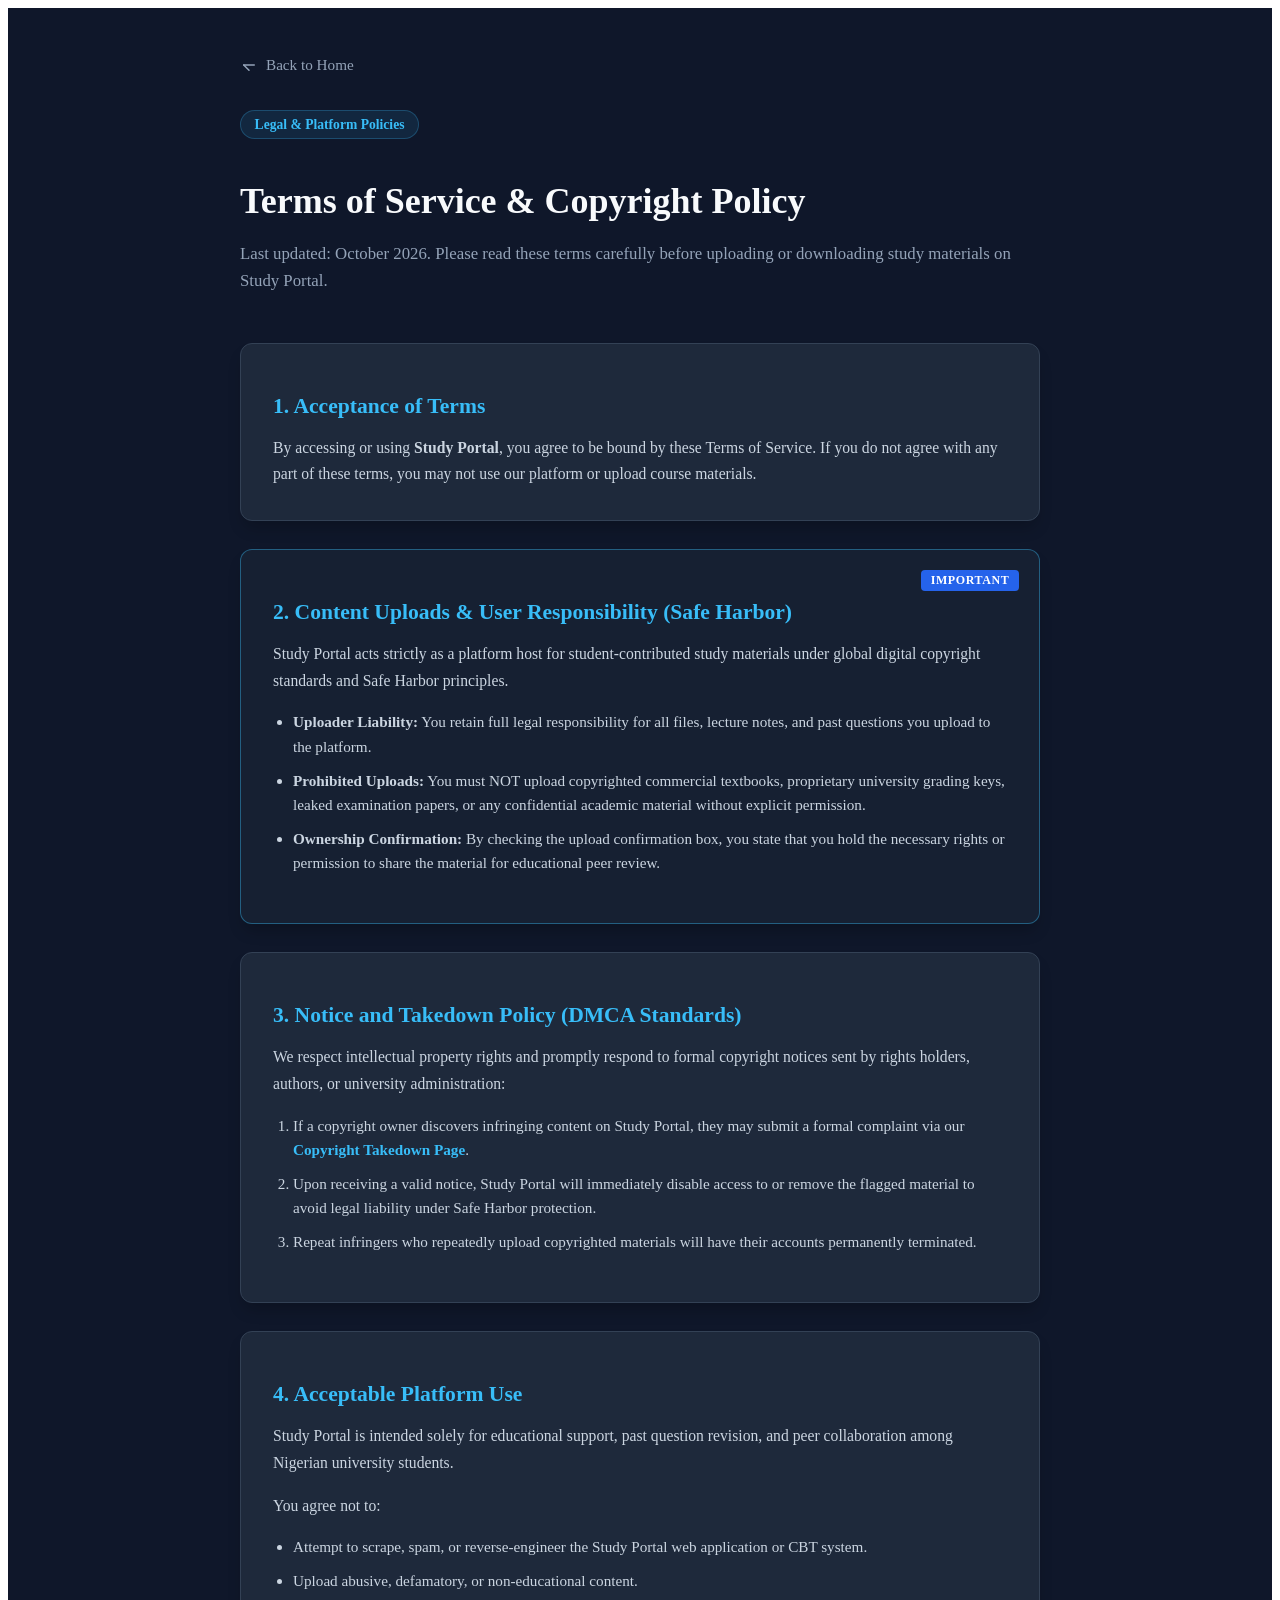
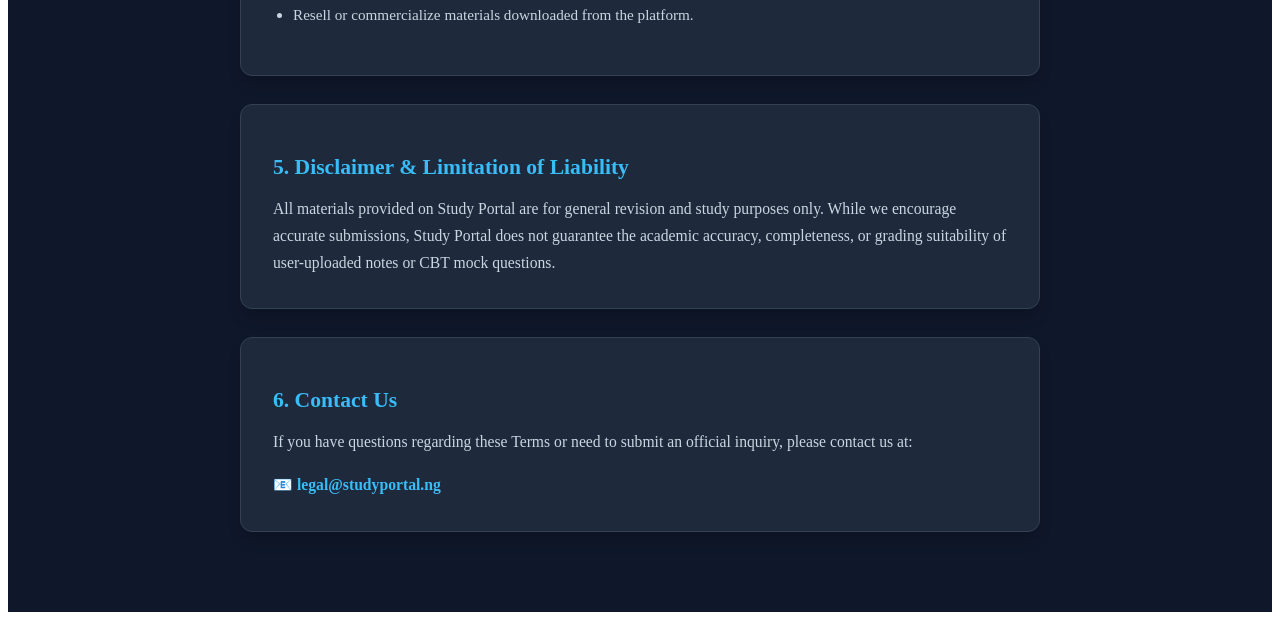
<file: terms.html>
<!DOCTYPE html>
<html>
        <head>
        <meta charset="UTF-8">
        <meta name="viewport" content="width=device-width initial-scale=1.0">
        <title>STUDY PORTAL</title>
        <link rel="stylesheet" href="legal.css">
    </head>
    <body>
        <main class="legal-page">
  <div class="legal-container">
    
    <!-- Top Navigation / Back Button -->
    <div class="legal-nav">
      <a href="register.html" class="back-link">
        <svg width="18" height="18" viewBox="0 0 24 24" fill="none" stroke="currentColor" stroke-width="2" stroke-linecap="round" stroke-linejoin="round">
          <line x1="19" y1="12" x2="5" y2="12"></line>
          <polyline points="12 19 5 12 12 19"></polyline>
        </svg>
        <span>Back to Home</span>
      </a>
    </div>

    <!-- Header -->
    <div class="legal-header">
      <span class="legal-badge">Legal & Platform Policies</span>
      <h1 class="legal-title">Terms of Service & Copyright Policy</h1>
      <p class="legal-subtitle">
        Last updated: October 2026. Please read these terms carefully before uploading or downloading study materials on Study Portal.
      </p>
    </div>

    <!-- Main Legal Content Cards -->
    <div class="legal-content">
      
      <!-- Section 1 -->
      <section class="legal-card">
        <h2>1. Acceptance of Terms</h2>
        <p>
          By accessing or using <strong>Study Portal</strong>, you agree to be bound by these Terms of Service. If you do not agree with any part of these terms, you may not use our platform or upload course materials.
        </p>
      </section>

      <!-- Section 2: Safe Harbor & Upload Responsibility -->
      <section class="legal-card highlight-card">
        <div class="card-tag">Important</div>
        <h2>2. Content Uploads & User Responsibility (Safe Harbor)</h2>
        <p>
          Study Portal acts strictly as a platform host for student-contributed study materials under global digital copyright standards and Safe Harbor principles.
        </p>
        <ul>
          <li><strong>Uploader Liability:</strong> You retain full legal responsibility for all files, lecture notes, and past questions you upload to the platform.</li>
          <li><strong>Prohibited Uploads:</strong> You must NOT upload copyrighted commercial textbooks, proprietary university grading keys, leaked examination papers, or any confidential academic material without explicit permission.</li>
          <li><strong>Ownership Confirmation:</strong> By checking the upload confirmation box, you state that you hold the necessary rights or permission to share the material for educational peer review.</li>
        </ul>
      </section>

      <!-- Section 3: Copyright Takedown Procedure -->
      <section class="legal-card">
        <h2>3. Notice and Takedown Policy (DMCA Standards)</h2>
        <p>
          We respect intellectual property rights and promptly respond to formal copyright notices sent by rights holders, authors, or university administration:
        </p>
        <ol>
          <li>If a copyright owner discovers infringing content on Study Portal, they may submit a formal complaint via our <a href="/copyright" class="text-link">Copyright Takedown Page</a>.</li>
          <li>Upon receiving a valid notice, Study Portal will immediately disable access to or remove the flagged material to avoid legal liability under Safe Harbor protection.</li>
          <li>Repeat infringers who repeatedly upload copyrighted materials will have their accounts permanently terminated.</li>
        </ol>
      </section>

      <!-- Section 4: Acceptable Use -->
      <section class="legal-card">
        <h2>4. Acceptable Platform Use</h2>
        <p>
          Study Portal is intended solely for educational support, past question revision, and peer collaboration among Nigerian university students.
        </p>
        <p>You agree not to:</p>
        <ul>
          <li>Attempt to scrape, spam, or reverse-engineer the Study Portal web application or CBT system.</li>
          <li>Upload abusive, defamatory, or non-educational content.</li>
          <li>Resell or commercialize materials downloaded from the platform.</li>
        </ul>
      </section>

      <!-- Section 5: Limitation of Liability -->
      <section class="legal-card">
        <h2>5. Disclaimer & Limitation of Liability</h2>
        <p>
          All materials provided on Study Portal are for general revision and study purposes only. While we encourage accurate submissions, Study Portal does not guarantee the academic accuracy, completeness, or grading suitability of user-uploaded notes or CBT mock questions.
        </p>
      </section>

      <!-- Section 6: Contact Information -->
      <section class="legal-card">
        <h2>6. Contact Us</h2>
        <p>
          If you have questions regarding these Terms or need to submit an official inquiry, please contact us at:
        </p>
        <p class="contact-email">
          📧 <strong><a href="mailto:legal@studyportal.ng" class="text-link">legal@studyportal.ng</a></strong>
        </p>
      </section>

    </div>

  </div>
</main>
        </body>
        </html>
</file>
<file: styles.css>
.navbar-header {
    background-color: #0f172a;
    color: #ffffff;
    padding: 1rem 2rem;
    border-bottom: 1px solid #1e293b;
}
.navbar-container {
    max-width: 1200px;
    margin: 0 auto;
    display: flex;
    align-items: center;
    justify-content: space-between;
}
.brand-logo {
    display: flex;
    align-items: center;
    gap: 0.5rem;
    color: #38bdf8;
    text-decoration: none;
    font-weight: bold;
    font-size: 1.25rem;
}
.nav-links {
    display: flex;
    gap: 1.5rem;
}
.nav-item {
    color: #94a3b8;
    text-decoration: none;
    font-size: 0.95rem;
    transition: color 0.2s ease;
}
.nav-item:hover {
    color: #ffffff;
}
.nav-actions {
    display: flex;
    align-items: center;
    gap: 1rem;
}
.btn {
    padding: 0.5rem 1rem;
    border-radius: 6px;
    text-decoration: none;
    font-size: 0.9rem;
    font-weight: 500;
    display: inline-block;
    align-items: center;
    gap: 0.5rem;
}
.btn-secondary {
    color: #ffffff;
    background-color: #334155;
}
.hero-section {
  background-color: #0f172a;
  color: #ffffff;
  padding: 4rem 1.5rem;
}

.hero-container {
  max-width: 900px;
  margin: 0 auto;
  display: flex;
  flex-direction: column;
  align-items: center;
  gap: 2.5rem;
}

.hero-text {
  text-align: center;
  max-width: 700px;
}

.hero-badge {
  display: inline-block;
  background-color: rgba(56, 189, 248, 0.1);
  color: #38bdf8;
  border: 1px solid rgba(56, 189, 248, 0.3);
  padding: 0.35rem 1rem;
  border-radius: 9999px;
  font-size: 0.85rem;
  font-weight: 500;
  margin-bottom: 1rem;
}

.hero-title {
  font-size: 2.5rem;
  font-weight: 800;
  line-height: 1.2;
  margin-bottom: 1rem;
}

.hero-subtitle {
  font-size: 1.1rem;
  color: #94a3b8;
  line-height: 1.5;
}

/* Card Container in Hero */
.hero-search-card {
  width: 100%;
  background-color: #1e293b;
  border: 1px solid #334155;
  border-radius: 12px;
  padding: 1.75rem;
  box-shadow: 0 10px 30px rgba(0, 0, 0, 0.3);
}

/* Top Institution Picker Bar */
.institution-header {
  display: flex;
  flex-wrap: wrap;
  align-items: center;
  justify-content: space-between;
  gap: 1rem;
  background-color: #0f172a;
  padding: 0.85rem 1.25rem;
  border-radius: 8px;
  border: 1px solid #334155;
  margin-bottom: 1rem;
}

.inst-label {
  font-weight: 600;
  font-size: 0.95rem;
  color: #f8fafc;
}

.inst-dropdown {
  background-color: #1e293b;
  color: #38bdf8;
  border: 1px solid #475569;
  padding: 0.5rem 1rem;
  border-radius: 6px;
  font-weight: 600;
  font-size: 0.95rem;
  outline: none;
  cursor: pointer;
}

.directory-instruction {
  font-size: 0.85rem;
  color: #94a3b8;
  margin-bottom: 0.75rem;
  text-align: left;
}

/* Accordion Component */
.hero-accordion-list {
  display: flex;
  flex-direction: column;
  gap: 0.75rem;
}

.hero-accordion-item {
  background-color: #0f172a;
  border: 1px solid #334155;
  border-radius: 8px;
  overflow: hidden;
}

.hero-accordion-header {
  width: 100%;
  padding: 1rem 1.25rem;
  background: none;
  border: none;
  color: #f8fafc;
  display: flex;
  align-items: center;
  justify-content: space-between;
  cursor: pointer;
  font-size: 1rem;
  transition: background-color 0.2s;
}

.hero-accordion-header:hover {
  background-color: rgba(56, 189, 248, 0.05);
}

.faculty-info {
  display: flex;
  align-items: center;
  gap: 0.75rem;
  font-weight: 600;
}

.header-meta {
  display: flex;
  align-items: center;
  gap: 1rem;
}

.dept-count {
  font-size: 0.8rem;
  background-color: #1e293b;
  color: #94a3b8;
  padding: 0.2rem 0.6rem;
  border-radius: 4px;
}

.chevron {
  font-size: 0.75rem;
  color: #94a3b8;
  transition: transform 0.3s ease;
}

.hero-accordion-content {
  max-height: 0;
  overflow: hidden;
  transition: max-height 0.3s ease-out;
  background-color: #162032;
}

.dept-grid {
  display: grid;
  grid-template-columns: repeat(auto-fit, minmax(200px, 1fr));
  gap: 0.5rem;
  padding: 1rem 1.25rem;
  border-top: 1px solid #334155;
}

.dept-link {
  color: #38bdf8;
  text-decoration: none;
  font-size: 0.9rem;
  padding: 0.5rem 0.75rem;
  border-radius: 6px;
  transition: background-color 0.2s, color 0.2s;
  text-align: left;
}

.dept-link:hover {
  background-color: rgba(56, 189, 248, 0.15);
  color: #ffffff;
}

/* Open State */
.hero-accordion-item.active .hero-accordion-content {
  max-height: 1000px;
  overflow: visible;
}

.hero-accordion-item.active .chevron {
  transform: rotate(180deg);
}
.quick-search-section {
  background-color: #0f172a;
  padding: 2rem 1.5rem 4rem 1.5rem;
}

.quick-search-container {
  max-width: 900px;
  margin: 0 auto;
}

.search-card {
  background-color: #1e293b;
  border: 1px solid #334155;
  border-radius: 12px;
  padding: 2rem;
  box-shadow: 0 10px 25px rgba(0, 0, 0, 0.25);
}

.search-card-header {
  display: flex;
  flex-wrap: wrap;
  align-items: center;
  justify-content: space-between;
  gap: 1rem;
  margin-bottom: 1.5rem;
}

.header-text h2 {
  color: #f8fafc;
  font-size: 1.35rem;
  font-weight: 700;
  margin-bottom: 0.25rem;
}

.header-text p {
  color: #94a3b8;
  font-size: 0.9rem;
}

/* Tabs */
.search-tabs {
  display: flex;
  background-color: #0f172a;
  padding: 0.25rem;
  border-radius: 8px;
  border: 1px solid #334155;
}

.tab-btn {
  background: none;
  border: none;
  color: #94a3b8;
  padding: 0.4rem 0.85rem;
  font-size: 0.85rem;
  font-weight: 600;
  border-radius: 6px;
  cursor: pointer;
  transition: all 0.2s;
}

.tab-btn.active {
  background-color: #2563eb;
  color: #ffffff;
}

/* Search Input Group */
.search-bar-wrapper {
  display: flex;
  align-items: center;
  background-color: #0f172a;
  border: 1px solid #475569;
  border-radius: 8px;
  padding: 0.4rem 0.6rem;
  gap: 0.75rem;
  transition: border-color 0.2s;
}

.search-bar-wrapper:focus-within {
  border-color: #38bdf8;
}

.search-icon {
  color: #64748b;
  margin-left: 0.5rem;
}

.search-input {
  flex: 1;
  background: none;
  border: none;
  color: #f8fafc;
  font-size: 0.95rem;
  outline: none;
  padding: 0.5rem 0;
}

.search-input::placeholder {
  color: #64748b;
}

.filter-select {
  background-color: #1e293b;
  color: #cbd5e1;
  border: 1px solid #334155;
  padding: 0.5rem 0.75rem;
  border-radius: 6px;
  font-size: 0.85rem;
  outline: none;
  cursor: pointer;
}

.btn-search-submit {
  background-color: #2563eb;
  color: #ffffff;
  border: none;
  padding: 0.6rem 1.25rem;
  border-radius: 6px;
  font-weight: 600;
  font-size: 0.9rem;
  cursor: pointer;
  transition: background-color 0.2s;
}

.btn-search-submit:hover {
  background-color: #1d4ed8;
}

/* Popular Course Tags */
.trending-searches {
  display: flex;
  align-items: center;
  gap: 0.75rem;
  margin-top: 1.25rem;
  flex-wrap: wrap;
}

.trending-label {
  font-size: 0.825rem;
  color: #64748b;
  font-weight: 600;
}

.tag-group {
  display: flex;
  gap: 0.5rem;
  flex-wrap: wrap;
}

.search-tag {
  background-color: rgba(56, 189, 248, 0.1);
  color: #38bdf8;
  border: 1px solid rgba(56, 189, 248, 0.2);
  padding: 0.2rem 0.65rem;
  border-radius: 4px;
  font-size: 0.8rem;
  text-decoration: none;
  transition: background-color 0.2s;
}

.search-tag:hover {
  background-color: rgba(56, 189, 248, 0.2);
}

/* Mobile Responsiveness */
@media (max-width: 640px) {
  .search-bar-wrapper {
    flex-direction: column;
    align-items: stretch;
  }
  .search-icon {
    display: none;
  }
  .filter-select {
    width: 100%;
  }
}
/* Show accordion content when active class is added */
.hero-accordion-item.active .hero-accordion-content {
  display: block !important;
}

.hero-accordion-item.active .chevron {
  transform: rotate(180deg);
}
/* Section Background & Padding */
.value-prop-section {
  background-color: #f8fafc; /* Crisp, light background */
  padding: 5rem 1.5rem;
  color: #0f172a;
}

.value-prop-container {
  max-width: 1100px;
  margin: 0 auto;
}

/* Header Text */
.section-header {
  text-align: center;
  max-width: 650px;
  margin: 0 auto 3.5rem auto;
}

.section-badge {
  display: inline-block;
  background-color: #e0f2fe;
  color: #0369a1;
  padding: 0.35rem 0.85rem;
  border-radius: 9999px;
  font-size: 0.85rem;
  font-weight: 600;
  margin-bottom: 0.75rem;
  text-transform: uppercase;
  letter-spacing: 0.05em;
}

.section-title {
  font-size: 2.25rem;
  font-weight: 800;
  color: #0f172a;
  margin-bottom: 0.85rem;
  letter-spacing: -0.02em;
}

.section-subtitle {
  font-size: 1.05rem;
  color: #64748b;
  line-height: 1.6;
}

/* 3-Column Grid Layout */
.feature-grid {
  display: grid;
  grid-template-columns: repeat(auto-fit, minmax(300px, 1fr));
  gap: 2rem;
}

/* Individual Feature Cards (Light Panels) */
.feature-card {
  background-color: #ffffff;
  border: 1px solid #e2e8f0;
  border-radius: 12px;
  padding: 2.25rem 2rem;
  display: flex;
  flex-direction: column;
  box-shadow: 0 4px 6px -1px rgba(0, 0, 0, 0.05), 0 2px 4px -1px rgba(0, 0, 0, 0.03); /* Subtle drop-shadow */
  transition: transform 0.25s ease, box-shadow 0.25s ease, border-color 0.25s ease;
}

.feature-card:hover {
  transform: translateY(-4px);
  box-shadow: 0 12px 20px -3px rgba(0, 0, 0, 0.08), 0 4px 6px -2px rgba(0, 0, 0, 0.04);
  border-color: #cbd5e1;
}

/* Icon Wrappers */
.card-icon-wrapper {
  width: 52px;
  height: 52px;
  border-radius: 10px;
  display: flex;
  align-items: center;
  justify-content: center;
  margin-bottom: 1.5rem;
}

.icon-blue {
  background-color: #eff6ff;
  color: #2563eb;
}

.icon-green {
  background-color: #ecfdf5;
  color: #059669;
}

.icon-purple {
  background-color: #faf5ff;
  color: #7c3aed;
}

/* Card Content Styling */
.card-title {
  font-size: 1.35rem;
  font-weight: 700;
  color: #1e293b;
  margin-bottom: 0.75rem;
}

.card-description {
  font-size: 0.95rem;
  color: #64748b;
  line-height: 1.6;
  margin-bottom: 1.75rem;
  flex-grow: 1; /* Ensures buttons align at bottom even if text lengths vary */
}

.card-link {
  color: #2563eb;
  font-weight: 600;
  font-size: 0.95rem;
  text-decoration: none;
  display: inline-flex;
  align-items: center;
  transition: color 0.2s;
}

.card-link:hover {
  color: #1d4ed8;
}
.navbar-header {
  /* Sticky positioning */
  position: sticky;
  top: 0;
  z-index: 1000; /* Keeps the header above hero content, accordions, and cards */

  /* Semi-transparent dark background with blur for content passing underneath */
  background-color: rgba(15, 23, 42, 0.9);
  backdrop-filter: blur(8px);
  -webkit-backdrop-filter: blur(8px);

  color: #ffffff;
  padding: 1rem 2rem;
  border-bottom: 1px solid rgba(255, 255, 255, 0.1);
  
  /* Smooth transition for scrolling shadow effect */
  transition: box-shadow 0.3s ease;
}

/* Optional drop-shadow when scrolling */
.navbar-header.scrolled {
  box-shadow: 0 4px 20px rgba(0, 0, 0, 0.4);
}
/* Section Base */
.community-banner-section {
  background-color: #0f172a;
  color: #ffffff;
  padding: 4.5rem 1.5rem;
}

.community-banner-container {
  max-width: 850px;
  margin: 0 auto;
  background-color: #1e293b;
  border: 1px solid #334155;
  border-radius: 16px;
  padding: 3rem 2rem;
  box-shadow: 0 15px 30px rgba(0, 0, 0, 0.25);
}

.banner-content {
  display: flex;
  flex-direction: column;
  align-items: center;
  text-align: center;
}

.banner-badge {
  display: inline-flex;
  align-items: center;
  gap: 0.5rem;
  background-color: rgba(16, 185, 129, 0.1);
  color: #10b981;
  border: 1px solid rgba(16, 185, 129, 0.25);
  padding: 0.35rem 0.9rem;
  border-radius: 9999px;
  font-size: 0.85rem;
  font-weight: 600;
  margin-bottom: 1.25rem;
}

.banner-title {
  font-size: 2.1rem;
  font-weight: 800;
  color: #f8fafc;
  margin-bottom: 1rem;
  line-height: 1.25;
}

.banner-description {
  font-size: 1.05rem;
  color: #94a3b8;
  max-width: 620px;
  line-height: 1.6;
  margin-bottom: 2rem;
}

/* Action Buttons */
.banner-cta-group {
  display: flex;
  gap: 1rem;
  flex-wrap: wrap;
  justify-content: center;
  margin-bottom: 2.5rem;
}

.btn-upload-primary {
  background-color: #10b981; /* Success Emerald */
  color: #ffffff;
  padding: 0.85rem 1.6rem;
  border-radius: 8px;
  font-weight: 600;
  font-size: 0.95rem;
  text-decoration: none;
  display: inline-flex;
  align-items: center;
  gap: 0.6rem;
  transition: background-color 0.2s;
}

.btn-upload-primary:hover {
  background-color: #059669;
}

.btn-terms-outline {
  border: 1px solid #475569;
  color: #cbd5e1;
  padding: 0.85rem 1.6rem;
  border-radius: 8px;
  font-weight: 500;
  font-size: 0.95rem;
  text-decoration: none;
  display: inline-flex;
  align-items: center;
  gap: 0.5rem;
  transition: border-color 0.2s, background-color 0.2s;
}

.btn-terms-outline:hover {
  border-color: #94a3b8;
  background-color: rgba(255, 255, 255, 0.05);
  color: #ffffff;
}

/* Social Media Footer Bar */
.social-links-wrapper {
  display: flex;
  align-items: center;
  gap: 1rem;
  border-top: 1px solid #334155;
  padding-top: 1.5rem;
  width: 100%;
  justify-content: center;
  flex-wrap: wrap;
}

.social-label {
  font-size: 0.9rem;
  color: #64748b;
  font-weight: 500;
}

.social-icons {
  display: flex;
  gap: 0.75rem;
}

.social-btn {
  background-color: #0f172a;
  color: #94a3b8;
  border: 1px solid #334155;
  width: 38px;
  height: 38px;
  border-radius: 8px;
  display: flex;
  align-items: center;
  justify-content: center;
  transition: color 0.2s, border-color 0.2s;
  text-decoration: none;
}

.social-btn:hover {
  color: #38bdf8;
  border-color: #38bdf8;
}
.site-footer {
  background-color: #0b1120; /* Darker navy tone for footer separation */
  color: #94a3b8;
  padding: 4rem 1.5rem 2rem 1.5rem;
  border-top: 1px solid #1e293b;
}

.footer-container {
  max-width: 1100px;
  margin: 0 auto;
}

/* Grid Layout */
.footer-grid {
  display: grid;
  grid-template-columns: repeat(auto-fit, minmax(220px, 1fr));
  gap: 2.5rem;
  margin-bottom: 3.5rem;
}

.about-col {
  grid-column: span 1;
}

@media (min-width: 768px) {
  .about-col {
    grid-column: span 1.5;
  }
}

/* Logo in Footer */
.footer-logo {
  display: flex;
  align-items: center;
  gap: 0.5rem;
  color: #38bdf8;
  text-decoration: none;
  font-weight: 700;
  font-size: 1.2rem;
  margin-bottom: 1rem;
}

.footer-about-text {
  font-size: 0.9rem;
  line-height: 1.6;
  color: #64748b;
}

/* Footer Headings */
.footer-heading {
  color: #f8fafc;
  font-size: 1rem;
  font-weight: 600;
  margin-bottom: 1.25rem;
}

/* Link Lists */
.footer-links {
  list-style: none;
  padding: 0;
  margin: 0;
  display: flex;
  flex-direction: column;
  gap: 0.75rem;
}

.footer-links a {
  color: #94a3b8;
  text-decoration: none;
  font-size: 0.9rem;
  transition: color 0.2s ease;
}

.footer-links a:hover {
  color: #38bdf8;
}

/* Contact Info Items */
.contact-item {
  display: flex;
  align-items: center;
  gap: 0.6rem;
  font-size: 0.9rem;
  color: #94a3b8;
  margin-bottom: 0.85rem;
}

.contact-item a {
  color: #94a3b8;
  text-decoration: none;
  transition: color 0.2s;
}

.contact-item a:hover {
  color: #38bdf8;
}

/* Bottom Bar */
.footer-bottom {
  display: flex;
  flex-wrap: wrap;
  justify-content: space-between;
  align-items: center;
  gap: 1rem;
  border-top: 1px solid #1e293b;
  padding-top: 2rem;
  font-size: 0.875rem;
  color: #64748b;
}

.footer-bottom strong {
  color: #cbd5e1;
}

.developer-credit {
  font-size: 0.875rem;
}
/* WhatsApp Navigation Button Styling */
.btn-whatsapp-nav {
  background-color: #25d366; /* Official WhatsApp Brand Green */
  color: #ffffff;
  padding: 0.5rem 1rem;
  border-radius: 6px;
  font-weight: 600;
  font-size: 0.9rem;
  text-decoration: none;
  display: inline-flex;
  align-items: center;
  gap: 0.5rem;
  border: 1px solid transparent;
  box-shadow: 0 2px 4px rgba(37, 211, 102, 0.2); /* Soft green glow */
  transition: all 0.2s ease-in-out;
}

/* Hover Effect */
.btn-whatsapp-nav:hover {
  background-color: #20bd5a; /* Slightly darker green on hover */
  transform: translateY(-1px); /* Gentle lift effect */
  box-shadow: 0 4px 8px rgba(37, 211, 102, 0.35);
  color: #ffffff;
}

/* Click / Active State */
.btn-whatsapp-nav:active {
  transform: translateY(0);
  box-shadow: 0 1px 2px rgba(37, 211, 102, 0.2);
}

/* SVG Icon alignment inside the button */
.btn-whatsapp-nav svg {
  flex-shrink: 0;
  fill: currentColor;
}
/* Page Layout */
.auth-page {
  min-height: 100vh;
  background-color: #0f172a;
  display: flex;
  align-items: center;
  justify-content: center;
  padding: 2rem 1rem;
  color: #ffffff;
}

.auth-card {
  width: 100%;
  max-width: 440px;
  background-color: #1e293b;
  border: 1px solid #334155;
  border-radius: 16px;
  padding: 2.5rem 2rem;
  box-shadow: 0 20px 25px -5px rgba(0, 0, 0, 0.4);
}

/* Header */
.auth-header {
  text-align: center;
  margin-bottom: 2rem;
}

.auth-logo {
  display: inline-flex;
  align-items: center;
  gap: 0.5rem;
  color: #38bdf8;
  text-decoration: none;
  font-weight: 700;
  font-size: 1.25rem;
  margin-bottom: 1.25rem;
}

.auth-title {
  font-size: 1.75rem;
  font-weight: 800;
  color: #f8fafc;
  margin-bottom: 0.5rem;
}

.auth-subtitle {
  font-size: 0.9rem;
  color: #94a3b8;
  line-height: 1.5;
}

/* Social Buttons */
.btn-google {
  width: 100%;
  background-color: #0f172a;
  color: #f8fafc;
  border: 1px solid #334155;
  padding: 0.75rem 1rem;
  border-radius: 8px;
  font-weight: 600;
  font-size: 0.95rem;
  display: flex;
  align-items: center;
  justify-content: center;
  gap: 0.75rem;
  cursor: pointer;
  transition: border-color 0.2s, background-color 0.2s;
}

.btn-google:hover {
  border-color: #475569;
  background-color: #162032;
}

/* Divider */
.auth-divider {
  display: flex;
  align-items: center;
  text-align: center;
  margin: 1.5rem 0;
  color: #64748b;
  font-size: 0.8rem;
  text-transform: uppercase;
  letter-spacing: 0.05em;
}

.auth-divider::before,
.auth-divider::after {
  content: '';
  flex: 1;
  border-bottom: 1px solid #334155;
}

.auth-divider span {
  padding: 0 0.75rem;
}

/* Form Groups */
.auth-form {
  display: flex;
  flex-direction: column;
  gap: 1.25rem;
}

.form-group {
  display: flex;
  flex-direction: column;
  gap: 0.5rem;
}

.form-group label {
  font-size: 0.85rem;
  font-weight: 600;
  color: #cbd5e1;
}

.label-row {
  display: flex;
  justify-content: space-between;
  align-items: center;
}

.forgot-link {
  font-size: 0.8rem;
  color: #38bdf8;
  text-decoration: none;
}

.forgot-link:hover {
  text-decoration: underline;
}

.input-wrapper {
  position: relative;
  display: flex;
  align-items: center;
}

.input-wrapper input {
  width: 100%;
  background-color: #0f172a;
  border: 1px solid #334155;
  border-radius: 8px;
  padding: 0.75rem 1rem;
  color: #ffffff;
  font-size: 0.95rem;
  outline: none;
  transition: border-color 0.2s;
}

.input-wrapper input:focus {
  border-color: #38bdf8;
}

.toggle-password {
  position: absolute;
  right: 0.75rem;
  background: none;
  border: none;
  cursor: pointer;
  font-size: 0.9rem;
  opacity: 0.6;
}

.toggle-password:hover {
  opacity: 1;
}

/* Checkbox */
.form-checkbox-group {
  display: flex;
  align-items: center;
  gap: 0.6rem;
}

.form-checkbox-group input {
  accent-color: #2563eb;
  width: 16px;
  height: 16px;
  cursor: pointer;
}

.form-checkbox-group label {
  font-size: 0.85rem;
  color: #94a3b8;
  cursor: pointer;
}

/* Submit Button */
.btn-submit {
  width: 100%;
  background-color: #2563eb;
  color: #ffffff;
  border: none;
  padding: 0.85rem;
  border-radius: 8px;
  font-weight: 600;
  font-size: 1rem;
  cursor: pointer;
  transition: background-color 0.2s;
  margin-top: 0.5rem;
}

.btn-submit:hover {
  background-color: #1d4ed8;
}

/* Footer Link */
.auth-footer {
  margin-top: 2rem;
  text-align: center;
  font-size: 0.9rem;
  color: #94a3b8;
  border-top: 1px solid #334155;
  padding-top: 1.25rem;
}

.auth-footer a {
  color: #38bdf8;
  text-decoration: none;
  font-weight: 600;
}

.auth-footer a:hover {
  text-decoration: underline;
}

/* Card size adjustment for signup fields */
.register-card {
  max-width: 480px; /* Slightly wider than login card for two-column rows */
}

/* Two-column form row (for School & Level) */
.form-row {
  display: grid;
  grid-template-columns: 1fr 1fr;
  gap: 1rem;
}

@media (max-width: 480px) {
  .form-row {
    grid-template-columns: 1fr; /* Stack vertically on small mobile screens */
  }
}

/* Select Box Styles inside Auth Card */
.form-select {
  width: 100%;
  background-color: #0f172a;
  border: 1px solid #334155;
  border-radius: 8px;
  padding: 0.75rem 0.85rem;
  color: #ffffff;
  font-size: 0.9rem;
  outline: none;
  transition: border-color 0.2s;
  cursor: pointer;
}

.form-select:focus {
  border-color: #38bdf8;
}

.form-select option {
  background-color: #0f172a;
  color: #ffffff;
}

/* Legal Terms Checkbox styling */
.form-checkbox-group a {
  color: #38bdf8;
  text-decoration: none;
}

.form-checkbox-group a:hover {
  text-decoration: underline;
}
/* Decorative Icon Containers */
.key-icon-wrapper,
.email-icon-wrapper {
  width: 56px;
  height: 56px;
  background-color: #0f172a;
  border: 1px solid #334155;
  border-radius: 50%;
  display: flex;
  align-items: center;
  justify-content: center;
  font-size: 1.5rem;
  margin: 0 auto 1.25rem auto;
}

.email-icon-wrapper {
  background-color: rgba(56, 189, 248, 0.1);
  border-color: rgba(56, 189, 248, 0.3);
}

.highlight-email {
  color: #38bdf8;
  word-break: break-all;
}

/* Success State Action Button */
.success-actions {
  display: flex;
  flex-direction: column;
  gap: 1rem;
  text-align: center;
  margin-top: 1.5rem;
}

.resend-text {
  font-size: 0.85rem;
  color: #94a3b8;
  line-height: 1.5;
}

.btn-secondary-auth {
  width: 100%;
  background-color: #0f172a;
  color: #f8fafc;
  border: 1px solid #334155;
  padding: 0.75rem;
  border-radius: 8px;
  font-weight: 600;
  font-size: 0.95rem;
  cursor: pointer;
  transition: border-color 0.2s, background-color 0.2s;
}

.btn-secondary-auth:hover {
  border-color: #475569;
  background-color: #162032;
}

/* Back Link Styling */
.back-link {
  display: inline-flex;
  align-items: center;
  gap: 0.5rem;
  color: #94a3b8;
  text-decoration: none;
  font-size: 0.9rem;
  font-weight: 500;
  transition: color 0.2s;
}

.back-link:hover {
  color: #38bdf8;
}

/* Utility to toggle state */
.hidden {
  display: none !important;
}
</file>
<file: browse.css>
.browse-page {
  min-height: 100vh;
  background-color: #0f172a;
  color: #f8fafc;
  padding: 3rem 1.5rem 5rem 1.5rem;
}

.browse-container {
  max-width: 1000px;
  margin: 0 auto;
}

.browse-header {
  margin-bottom: 2rem;
}

.browse-badge {
  display: inline-block;
  background-color: rgba(56, 189, 248, 0.1);
  color: #38bdf8;
  border: 1px solid rgba(56, 189, 248, 0.25);
  padding: 0.35rem 0.85rem;
  border-radius: 9999px;
  font-size: 0.85rem;
  font-weight: 600;
  margin-bottom: 1rem;
}

.browse-title {
  font-size: 2.25rem;
  font-weight: 800;
  margin-bottom: 0.5rem;
}

.browse-subtitle {
  color: #94a3b8;
  font-size: 1.05rem;
}

/* Filter Card */
.filter-card {
  background-color: #1e293b;
  border: 1px solid #334155;
  border-radius: 12px;
  padding: 1.5rem;
  margin-bottom: 2rem;
  display: flex;
  flex-direction: column;
  gap: 1rem;
}

.search-box {
  position: relative;
  display: flex;
  align-items: center;
}

.search-box svg {
  position: absolute;
  left: 1rem;
  color: #64748b;
}

.search-box input {
  width: 100%;
  background-color: #0f172a;
  border: 1px solid #334155;
  border-radius: 8px;
  padding: 0.75rem 1rem 0.75rem 2.75rem;
  color: #ffffff;
  font-size: 0.95rem;
  outline: none;
}

.search-box input:focus {
  border-color: #38bdf8;
}

.filter-row {
  display: grid;
  grid-template-columns: 1fr 1fr;
  gap: 1rem;
}

/* Material Grid & Cards */
.material-grid {
  display: grid;
  grid-template-columns: repeat(auto-fill, minmax(300px, 1fr));
  gap: 1.5rem;
}

.material-card {
  background-color: #1e293b;
  border: 1px solid #334155;
  border-radius: 12px;
  padding: 1.5rem;
  display: flex;
  flex-direction: column;
  justify-content: space-between;
  transition: transform 0.2s, border-color 0.2s;
}

.material-card:hover {
  border-color: #475569;
  transform: translateY(-2px);
}

.material-meta {
  display: flex;
  justify-content: space-between;
  align-items: center;
  margin-bottom: 0.75rem;
}

.badge-type {
  font-size: 0.75rem;
  font-weight: 700;
  padding: 0.2rem 0.6rem;
  border-radius: 4px;
}

.badge-pq { background-color: rgba(239, 68, 68, 0.15); color: #ef4444; }
.badge-notes { background-color: rgba(56, 189, 248, 0.15); color: #38bdf8; }
.badge-summary { background-color: rgba(16, 185, 129, 0.15); color: #10b981; }

.material-level {
  font-size: 0.8rem;
  color: #94a3b8;
}

.material-course {
  font-size: 1.25rem;
  font-weight: 800;
  color: #f8fafc;
  margin-bottom: 0.25rem;
}

.material-heading {
  font-size: 1rem;
  font-weight: 600;
  color: #cbd5e1;
  margin-bottom: 0.75rem;
  line-height: 1.4;
}

.material-desc {
  font-size: 0.85rem;
  color: #94a3b8;
  line-height: 1.5;
  margin-bottom: 1.25rem;
}

.material-footer {
  display: flex;
  justify-content: space-between;
  align-items: center;
  border-top: 1px solid #334155;
  padding-top: 1rem;
}

.material-author {
  font-size: 0.8rem;
  color: #64748b;
}

.btn-download {
  background-color: #2563eb;
  color: #ffffff;
  padding: 0.5rem 0.85rem;
  border-radius: 6px;
  font-size: 0.85rem;
  font-weight: 600;
  text-decoration: none;
  transition: background-color 0.2s;
}

.btn-download:hover {
  background-color: #1d4ed8;
}
</file>
<file: contribute.css>
/* Page Wrapper */
.contribute-page {
  min-height: 100vh;
  background-color: #0f172a;
  color: #f8fafc;
  padding: 3rem 1.5rem 5rem 1.5rem;
}

.contribute-container {
  max-width: 760px;
  margin: 0 auto;
}

/* Nav & Header */
.contribute-nav {
  margin-bottom: 2rem;
}

.contribute-header {
  margin-bottom: 2.5rem;
  text-align: left;
}

.contribute-badge {
  display: inline-block;
  background-color: rgba(16, 185, 129, 0.1);
  color: #10b981;
  border: 1px solid rgba(16, 185, 129, 0.25);
  padding: 0.35rem 0.85rem;
  border-radius: 9999px;
  font-size: 0.85rem;
  font-weight: 600;
  margin-bottom: 1rem;
}

.contribute-title {
  font-size: 2.25rem;
  font-weight: 800;
  color: #f8fafc;
  margin-bottom: 0.75rem;
}

.contribute-subtitle {
  font-size: 1.05rem;
  color: #94a3b8;
  line-height: 1.6;
}

/* Card Wrapper */
.contribute-card {
  background-color: #1e293b;
  border: 1px solid #334155;
  border-radius: 16px;
  padding: 2.5rem 2rem;
  box-shadow: 0 15px 30px rgba(0, 0, 0, 0.3);
}

.contribute-form {
  display: flex;
  flex-direction: column;
  gap: 2rem;
}

.form-section {
  display: flex;
  flex-direction: column;
  gap: 1.25rem;
  border-bottom: 1px solid #334155;
  padding-bottom: 1.75rem;
}

.form-section:last-of-type {
  border-bottom: none;
  padding-bottom: 0;
}

.section-heading {
  font-size: 1.1rem;
  font-weight: 700;
  color: #38bdf8;
  margin-bottom: 0.25rem;
}

/* Inputs & Selects */
.contribute-form input[type="text"],
.contribute-form textarea,
.contribute-form select {
  width: 100%;
  background-color: #0f172a;
  border: 1px solid #334155;
  border-radius: 8px;
  padding: 0.75rem 1rem;
  color: #ffffff;
  font-size: 0.95rem;
  outline: none;
  transition: border-color 0.2s;
  font-family: inherit;
}

.contribute-form input:focus,
.contribute-form textarea:focus,
.contribute-form select:focus {
  border-color: #38bdf8;
}

/* Dropzone */
.file-dropzone {
  border: 2px dashed #475569;
  border-radius: 12px;
  padding: 2rem;
  text-align: center;
  background-color: #0f172a;
  cursor: pointer;
  transition: border-color 0.2s, background-color 0.2s;
}

.file-dropzone:hover {
  border-color: #38bdf8;
  background-color: rgba(56, 189, 248, 0.02);
}

.hidden-file-input {
  display: none;
}

.upload-icon {
  font-size: 2.5rem;
  margin-bottom: 0.75rem;
}

.dropzone-text {
  font-size: 0.95rem;
  color: #cbd5e1;
  margin-bottom: 0.4rem;
}

.dropzone-hint {
  font-size: 0.8rem;
  color: #64748b;
}

/* Selected File Preview Box */
.file-preview {
  display: flex;
  align-items: center;
  justify-content: space-between;
  background-color: #1e293b;
  border: 1px solid #38bdf8;
  border-radius: 8px;
  padding: 0.85rem 1.25rem;
  position: relative; /* Ensures z-index works */
  z-index: 10;
}

.file-details {
  display: flex;
  flex-direction: column;
  align-items: flex-start;
  gap: 0.2rem;
}

.file-name {
  font-weight: 600;
  color: #f8fafc;
  font-size: 0.95rem;
}

.file-size {
  font-size: 0.8rem;
  color: #94a3b8;
}

.remove-file-btn {
background: rgba(239, 68, 68, 0.1);
  border: 1px solid rgba(239, 68, 68, 0.3);
  color: #ef4444;
  font-size: 1rem;
  font-weight: bold;
  width: 32px;
  height: 32px;
  border-radius: 6px;
  display: flex;
  align-items: center;
  justify-content: center;
  cursor: pointer;
  pointer-events: auto; /* Forces clickability */
  transition: background-color 0.2s, border-color 0.2s;
}
.remove-file-btn:hover {
  background-color: rgba(239, 68, 68, 0.2);
  border-color: #ef4444;
}

/* Submit Button */
.btn-upload-submit {
  width: 100%;
  background-color: #10b981; /* Emerald Green */
  color: #ffffff;
  border: none;
  padding: 0.95rem;
  border-radius: 8px;
  font-weight: 600;
  font-size: 1.05rem;
  display: flex;
  align-items: center;
  justify-content: center;
  gap: 0.6rem;
  cursor: pointer;
  transition: background-color 0.2s;
}

.btn-upload-submit:hover {
  background-color: #059669;
}

/* Modal Backdrop Overlay */
.modal-overlay {
  position: fixed;
  top: 0;
  left: 0;
  width: 100vw;
  height: 100vh;
  background-color: rgba(15, 23, 42, 0.8);
  backdrop-filter: blur(6px);
  -webkit-backdrop-filter: blur(6px);
  display: flex;
  align-items: center;
  justify-content: center;
  z-index: 2000;
  padding: 1rem;
  opacity: 0;
  pointer-events: none;
  transition: opacity 0.3s ease;
}

/* Show state */
.modal-overlay:not(.hidden) {
  opacity: 1;
  pointer-events: auto;
}

/* Modal Card */
.modal-card {
  background-color: #1e293b;
  border: 1px solid #334155;
  border-radius: 16px;
  padding: 2.5rem 2rem;
  max-width: 440px;
  width: 100%;
  text-align: center;
  box-shadow: 0 25px 50px -12px rgba(0, 0, 0, 0.5);
  transform: translateY(20px);
  transition: transform 0.3s ease;
}

.modal-overlay:not(.hidden) .modal-card {
  transform: translateY(0);
}

.success-icon-large {
  font-size: 3.5rem;
  margin-bottom: 1rem;
}

.modal-title {
  font-size: 1.5rem;
  font-weight: 800;
  color: #10b981;
  margin-bottom: 0.75rem;
}

.modal-desc {
  color: #cbd5e1;
  font-size: 0.95rem;
  line-height: 1.6;
  margin-bottom: 2rem;
}

.modal-actions {
  display: flex;
  gap: 1rem;
  justify-content: center;
}

.btn-secondary-auth {
  width: 100%;
  background-color: #0f172a;
  color: #f8fafc;
  border: 1px solid #334155;
  padding: 0.75rem;
  border-radius: 8px;
  font-weight: 600;
  font-size: 0.95rem;
  cursor: pointer;
  transition: border-color 0.2s, background-color 0.2s;
}

.btn-secondary-auth:hover {
  border-color: #475569;
  background-color: #162032;
}

.btn-submit {
  width: 100%;
  background-color: #2563eb;
  color: #ffffff;
  border: none;
  padding: 0.85rem;
  border-radius: 8px;
  font-weight: 600;
  font-size: 1rem;
  cursor: pointer;
  transition: background-color 0.2s;
  margin-top: 0.5rem;
}

.btn-submit:hover {
  background-color: #1d4ed8;
}

.form-row {
  display: grid;
  grid-template-columns: 1fr 1fr;
  gap: 1.25rem; /* Creates clean breathing room between the two inputs */
}


/* Fix for two-column inputs touching */
.form-row {
  display: grid;
  grid-template-columns: 1fr 1fr;
  gap: 1.5rem; /* Creates clean breathing room between inputs */
  margin-bottom: 1.25rem; /* Space between row and Document Title */
  width: 100%;
}

/* Ensure inputs fill their grid column properly without overflowing */
.form-row .form-group {
  display: flex;
  flex-direction: column;
  gap: 0.5rem;
  width: 100%;
}

/* Mobile responsive collapse */
@media (max-width: 640px) {
  .form-row {
    grid-template-columns: 1fr;
    gap: 1.25rem;
  }
}

/* 1. Ensure the card container has healthy inner breathing room */
.contribute-card {
  background-color: #1e293b;
  border: 1px solid #334155;
  border-radius: 16px;
  padding: 2.5rem; /* Generous padding all around */
  box-shadow: 0 15px 30px rgba(0, 0, 0, 0.3);
  width: 100%;
  box-sizing: border-box;
}

/* 2. Fix the grid row gap and alignment */
.form-row {
  display: grid;
  grid-template-columns: 1fr 1fr;
  gap: 1.5rem; /* Space between the two columns */
  margin-bottom: 1.25rem;
  width: 100%;
  box-sizing: border-box;
}

/* 3. Force all inputs and select dropdowns to obey box-sizing and full width */
.contribute-form input[type="text"],
.contribute-form textarea,
.contribute-form select {
  width: 100%;
  background-color: #0f172a;
  border: 1px solid #334155;
  border-radius: 8px;
  padding: 0.75rem 1rem;
  color: #ffffff;
  font-size: 0.95rem;
  outline: none;
  box-sizing: border-box; /* Crucial: includes padding inside width calculation so it never overflows */
  transition: border-color 0.2s;
  font-family: inherit;
}
</file>
<file: legal.css>
/* Legal Page Wrapper */
.legal-page {
  min-height: 100vh;
  background-color: #0f172a;
  color: #f8fafc;
  padding: 3rem 1.5rem 5rem 1.5rem;
}

.legal-container {
  max-width: 800px;
  margin: 0 auto;
}

/* Nav & Back Link */
.legal-nav {
  margin-bottom: 2rem;
}

.back-link {
  display: inline-flex;
  align-items: center;
  gap: 0.5rem;
  color: #94a3b8;
  text-decoration: none;
  font-size: 0.95rem;
  font-weight: 500;
  transition: color 0.2s;
}

.back-link:hover {
  color: #38bdf8;
}

/* Header */
.legal-header {
  margin-bottom: 3rem;
  text-align: left;
}

.legal-badge {
  display: inline-block;
  background-color: rgba(56, 189, 248, 0.1);
  color: #38bdf8;
  border: 1px solid rgba(56, 189, 248, 0.25);
  padding: 0.35rem 0.85rem;
  border-radius: 9999px;
  font-size: 0.85rem;
  font-weight: 600;
  margin-bottom: 1rem;
}

.legal-title {
  font-size: 2.25rem;
  font-weight: 800;
  color: #f8fafc;
  margin-bottom: 0.75rem;
  line-height: 1.25;
}

.legal-subtitle {
  font-size: 1.05rem;
  color: #94a3b8;
  line-height: 1.6;
}

/* Cards List */
.legal-content {
  display: flex;
  flex-direction: column;
  gap: 1.75rem;
}

.legal-card {
  background-color: #1e293b;
  border: 1px solid #334155;
  border-radius: 12px;
  padding: 2rem;
  box-shadow: 0 10px 15px -3px rgba(0, 0, 0, 0.2);
}

.legal-card h2 {
  font-size: 1.35rem;
  font-weight: 700;
  color: #38bdf8;
  margin-bottom: 1rem;
}

.legal-card p {
  font-size: 0.98rem;
  color: #cbd5e1;
  line-height: 1.7;
  margin-bottom: 1rem;
}

.legal-card p:last-child {
  margin-bottom: 0;
}

.legal-card ul,
.legal-card ol {
  padding-left: 1.25rem;
  margin-bottom: 1rem;
}

.legal-card li {
  font-size: 0.95rem;
  color: #cbd5e1;
  line-height: 1.6;
  margin-bottom: 0.6rem;
}

/* Highlight Box for Safe Harbor Responsibility */
.highlight-card {
  border-color: rgba(56, 189, 248, 0.4);
  background-color: #162032;
  position: relative;
}

.card-tag {
  position: absolute;
  top: 1.25rem;
  right: 1.25rem;
  background-color: #2563eb;
  color: #ffffff;
  font-size: 0.75rem;
  font-weight: 700;
  padding: 0.2rem 0.6rem;
  border-radius: 4px;
  text-transform: uppercase;
  letter-spacing: 0.05em;
}

.text-link {
  color: #38bdf8;
  text-decoration: none;
  font-weight: 600;
}

.text-link:hover {
  text-decoration: underline;
}

.contact-email {
  font-size: 1.05rem;
  color: #f8fafc;
}
/* Takedown Special Card */
.takedown-card {
  border: 1px solid #3b82f6;
  background-color: #162032;
}

.takedown-header {
  display: flex;
  align-items: flex-start;
  gap: 1.25rem;
  margin-bottom: 2rem;
  border-bottom: 1px solid #334155;
  padding-bottom: 1.5rem;
}

.takedown-icon {
  font-size: 2.25rem;
  background-color: #0f172a;
  padding: 0.5rem;
  border-radius: 10px;
  border: 1px solid #334155;
}

.takedown-desc {
  font-size: 0.95rem;
  color: #94a3b8;
  margin-top: 0.35rem;
  line-height: 1.5;
}

/* Form Layout */
.takedown-form {
  display: flex;
  flex-direction: column;
  gap: 1.25rem;
}

.takedown-form input[type="text"],
.takedown-form input[type="email"],
.takedown-form textarea {
  width: 100%;
  background-color: #0f172a;
  border: 1px solid #334155;
  border-radius: 8px;
  padding: 0.75rem 1rem;
  color: #ffffff;
  font-size: 0.95rem;
  outline: none;
  transition: border-color 0.2s;
  font-family: inherit;
}

.takedown-form input:focus,
.takedown-form textarea:focus {
  border-color: #38bdf8;
}

.btn-takedown {
  background-color: #ef4444; /* Alert Red for Takedown Action */
  color: #ffffff;
  border: none;
  padding: 0.85rem 1.5rem;
  border-radius: 8px;
  font-weight: 600;
  font-size: 0.95rem;
  cursor: pointer;
  transition: background-color 0.2s;
  align-self: flex-start;
}

.btn-takedown:hover {
  background-color: #dc2626;
}

/* Success Notification Box */
.success-box {
  background-color: rgba(16, 185, 129, 0.1);
  border: 1px solid #10b981;
  border-radius: 8px;
  padding: 1.5rem;
  margin-top: 1rem;
}

.success-box h3 {
  color: #10b981;
  font-size: 1.1rem;
  margin-bottom: 0.5rem;
}

.success-box p {
  color: #cbd5e1;
  font-size: 0.95rem;
  line-height: 1.5;
  margin-bottom: 0;
}
</file>
